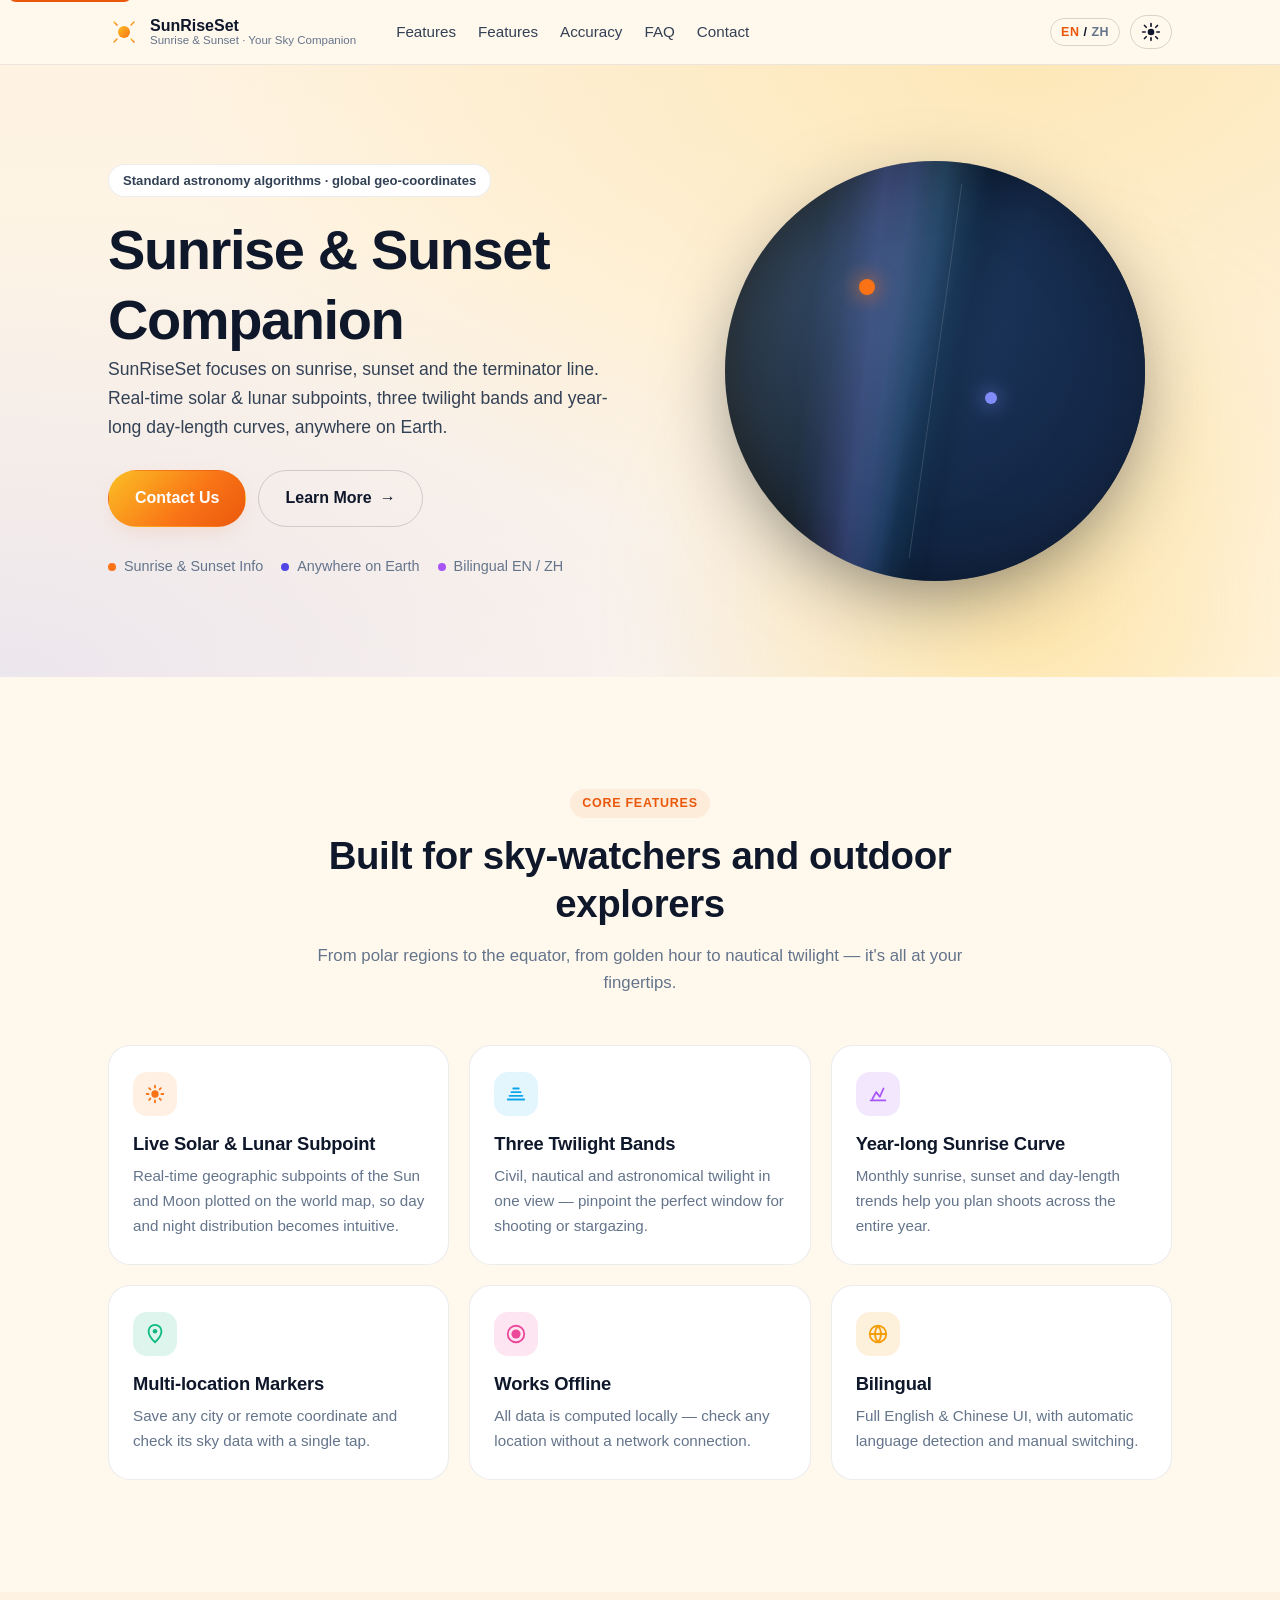
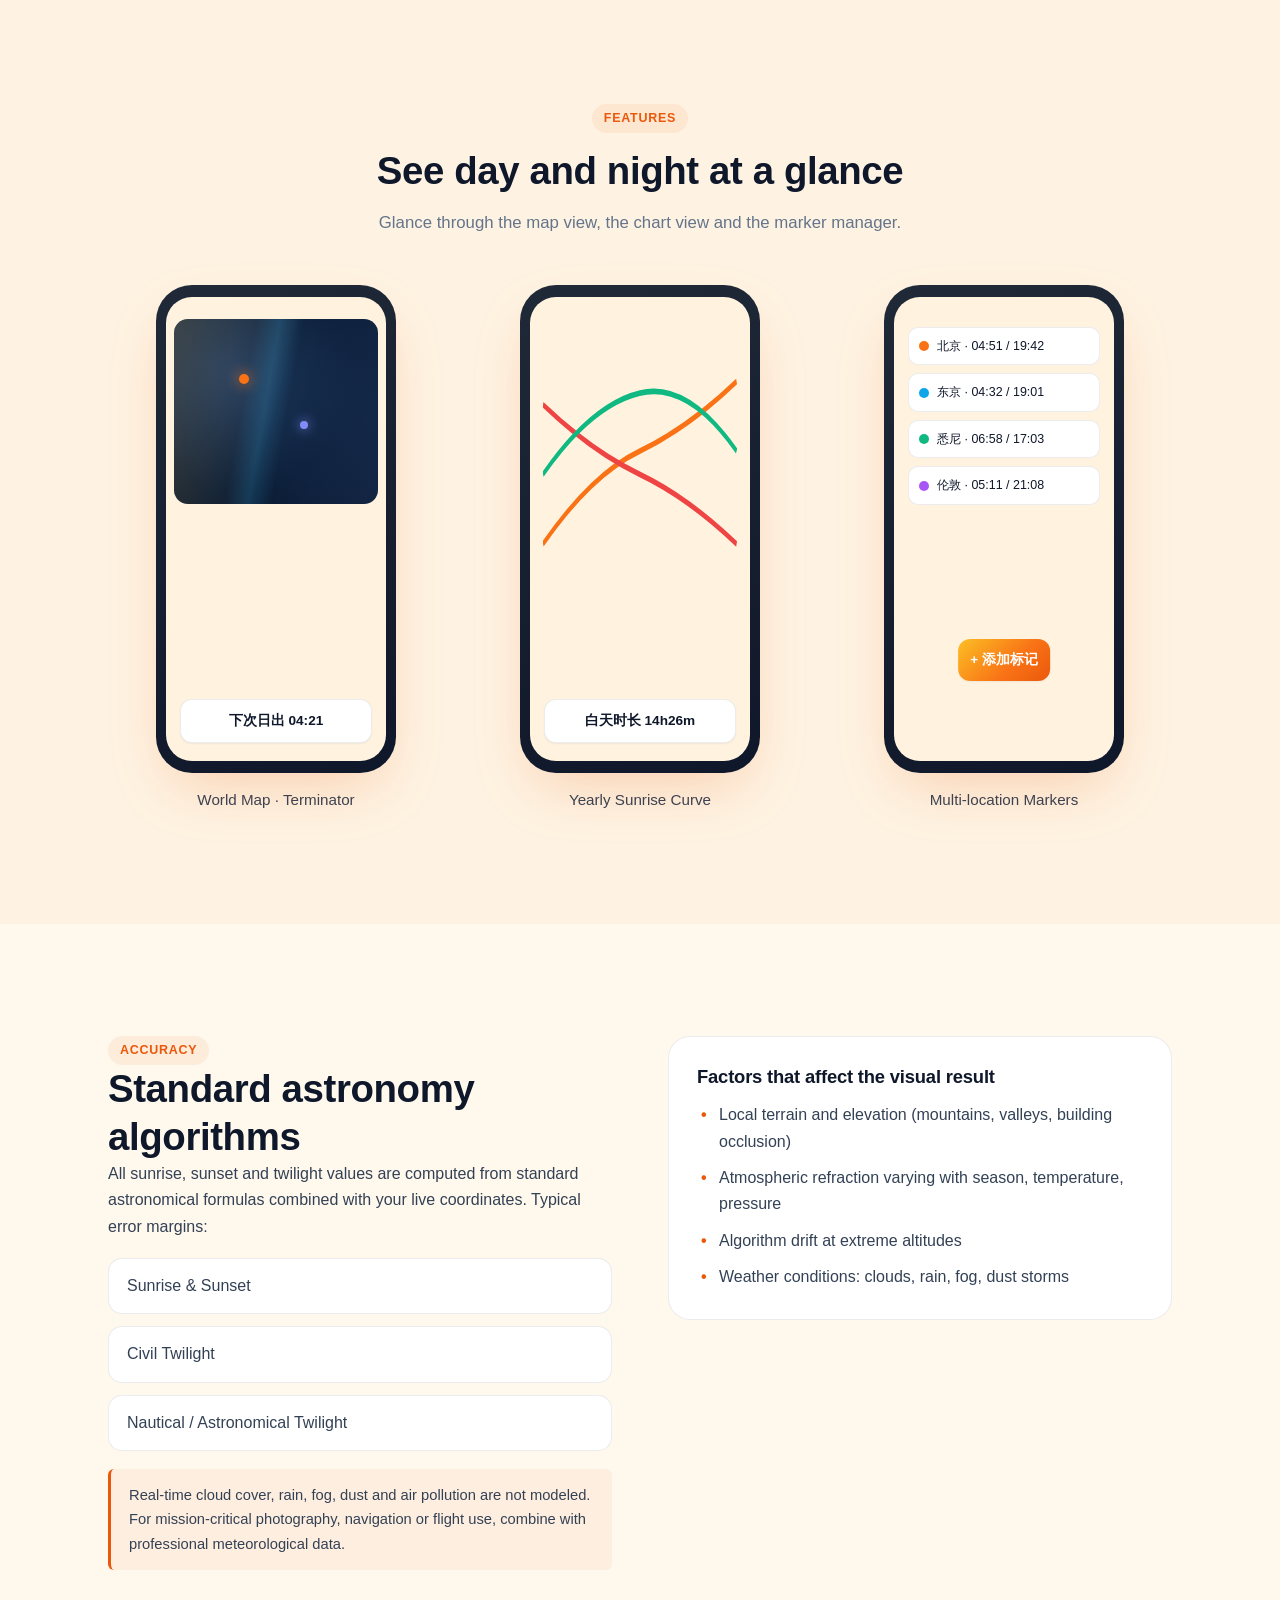
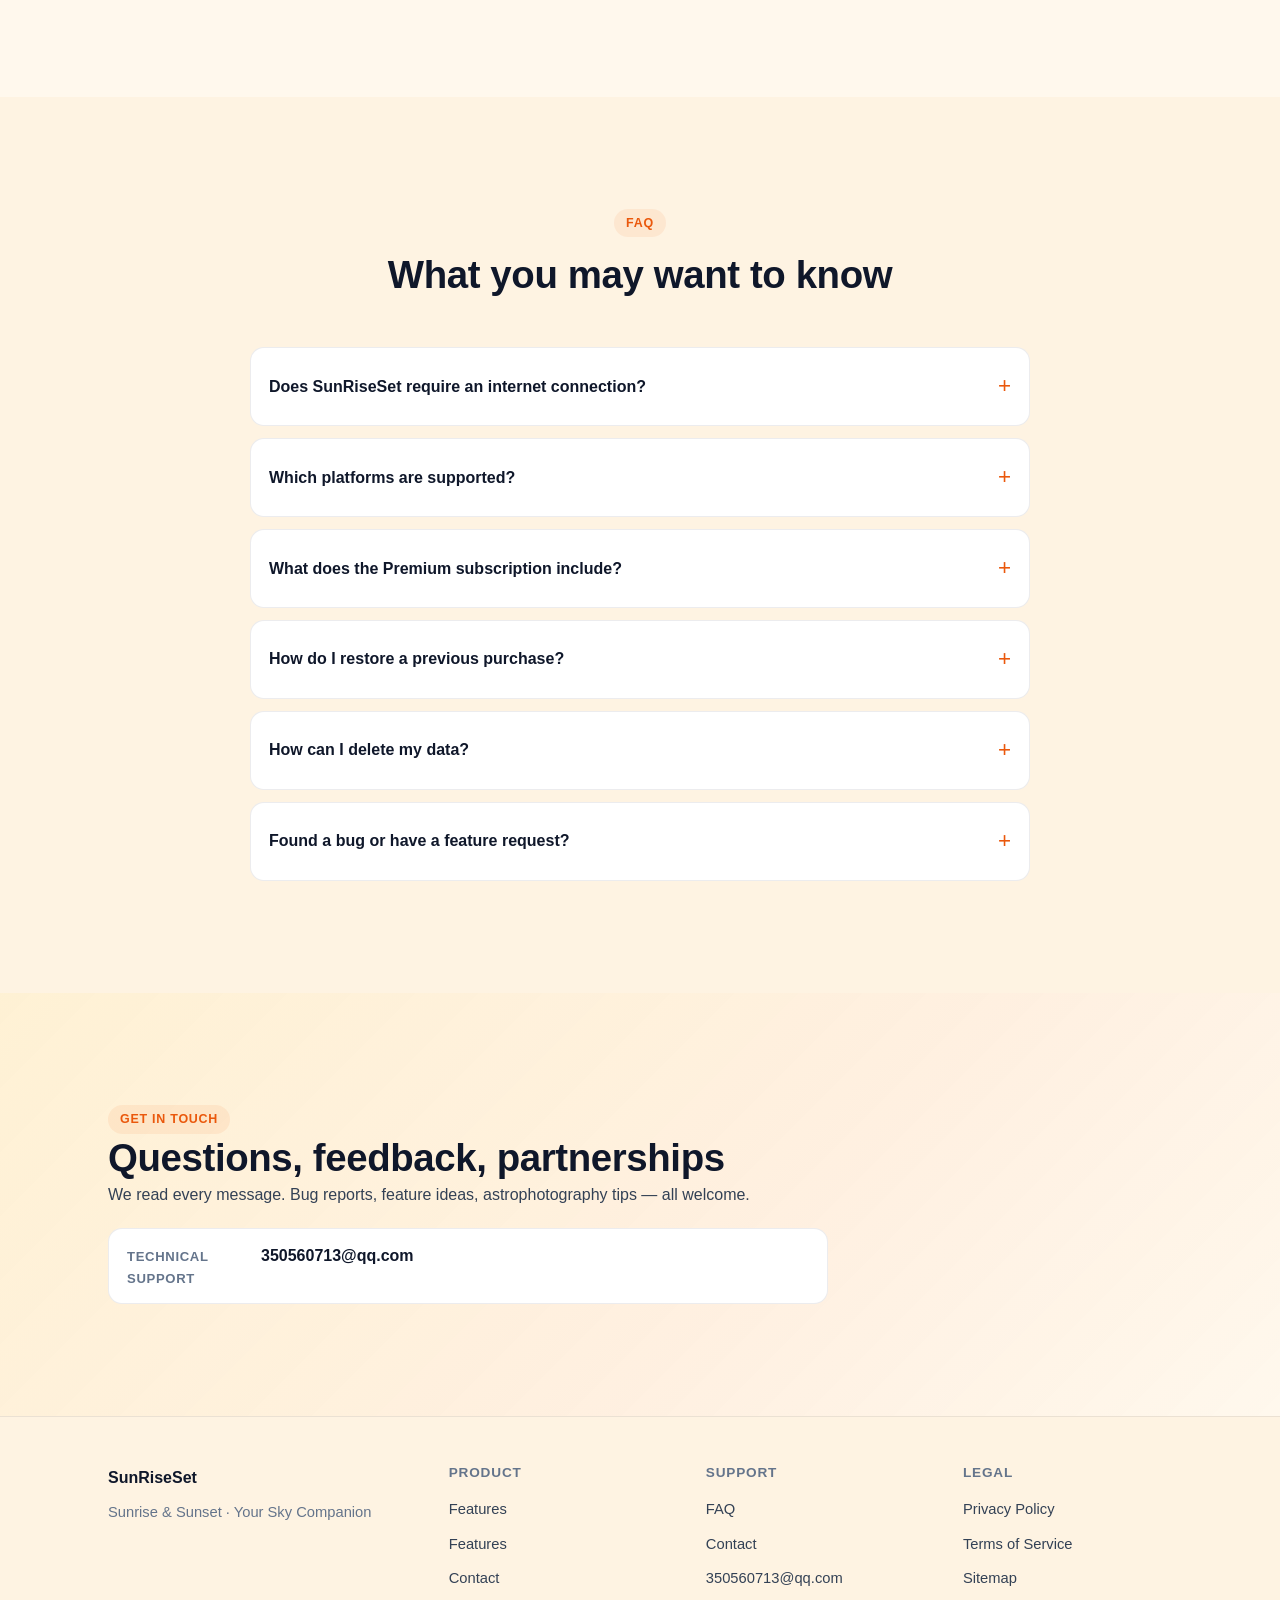
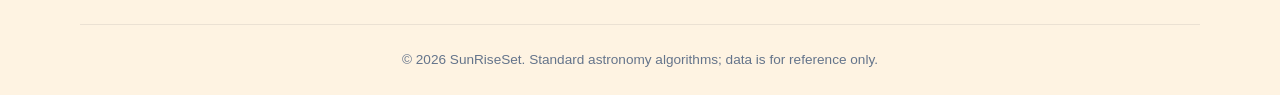
<file: index.html>
<!DOCTYPE html>
<html lang="zh-CN" data-lang="zh" data-page="home">
<head>
  <meta charset="UTF-8" />
  <meta name="viewport" content="width=device-width, initial-scale=1, viewport-fit=cover" />
  <meta name="theme-color" content="#0f172a" media="(prefers-color-scheme: dark)" />
  <meta name="theme-color" content="#fff8ed" media="(prefers-color-scheme: light)" />
  <title>SunRiseSet · 日出日落 - 技术支持</title>
  <meta name="description" data-i18n-attr="description"
    content="SunRiseSet 是一款基于天文学算法的日出日落 App。支持全球地图、晨昏线、曙暮光、白天时长图表与多地点标记。" />
  <link rel="icon" type="image/png" href="raise-icon.png" />
  <link rel="apple-touch-icon" href="raise-icon.png" />
  <link rel="stylesheet" href="assets/css/style.css" />
  <link rel="alternate" hreflang="zh-CN" href="?lang=zh" />
  <link rel="alternate" hreflang="en" href="?lang=en" />
  <link rel="alternate" hreflang="x-default" href="?lang=zh" />
</head>
<body>
  <a class="skip-link" href="#main">跳到主要内容</a>

  <header class="site-header" id="siteHeader">
    <div class="container header-inner">
      <a class="brand" href="#top" aria-label="SunRiseSet Home">
        <span class="brand-mark" aria-hidden="true">
          <svg viewBox="0 0 64 64" width="32" height="32">
            <defs>
              <linearGradient id="sunGrad" x1="0" y1="0" x2="1" y2="1">
                <stop offset="0%" stop-color="#fbbf24" />
                <stop offset="100%" stop-color="#f97316" />
              </linearGradient>
            </defs>
            <circle cx="32" cy="32" r="12" fill="url(#sunGrad)" />
            <g stroke="url(#sunGrad)" stroke-width="3" stroke-linecap="round">
              <line x1="32" y1="4" x2="32" y2="12" />
              <line x1="32" y1="52" x2="32" y2="60" />
              <line x1="4" y1="32" x2="12" y2="32" />
              <line x1="52" y1="32" x2="60" y2="32" />
              <line x1="12" y1="12" x2="18" y2="18" />
              <line x1="46" y1="46" x2="52" y2="52" />
              <line x1="52" y1="12" x2="46" y2="18" />
              <line x1="12" y1="52" x2="18" y2="46" />
            </g>
          </svg>
        </span>
        <span class="brand-text">
          <strong>SunRiseSet</strong>
          <span class="brand-sub" data-i18n="brand.tagline">日出日落 · 天象伴侣</span>
        </span>
      </a>

      <nav class="primary-nav" aria-label="Primary">
        <ul>
          <li><a href="#features" data-i18n="nav.features">功能特性</a></li>
          <li><a href="#screenshots" data-i18n="nav.screenshots">功能概览</a></li>
          <li><a href="#accuracy" data-i18n="nav.accuracy">数据精度</a></li>
          <li><a href="#faq" data-i18n="nav.faq">常见问题</a></li>
          <li><a href="#contact" data-i18n="nav.contact">联系我们</a></li>
        </ul>
      </nav>

      <div class="header-actions">
        <button class="icon-btn lang-toggle" id="langToggle" aria-label="Switch language">
          <span class="lang-current">ZH</span>
          <span class="lang-sep" aria-hidden="true">/</span>
          <span class="lang-alt">EN</span>
        </button>
        <button class="icon-btn theme-toggle" id="themeToggle" aria-label="切换主题">
          <svg class="icon-sun" viewBox="0 0 24 24" width="20" height="20" aria-hidden="true">
            <circle cx="12" cy="12" r="4" fill="currentColor" />
            <g stroke="currentColor" stroke-width="2" stroke-linecap="round">
              <line x1="12" y1="2" x2="12" y2="5" />
              <line x1="12" y1="19" x2="12" y2="22" />
              <line x1="2" y1="12" x2="5" y2="12" />
              <line x1="19" y1="12" x2="22" y2="12" />
              <line x1="4.2" y1="4.2" x2="6.3" y2="6.3" />
              <line x1="17.7" y1="17.7" x2="19.8" y2="19.8" />
              <line x1="19.8" y1="4.2" x2="17.7" y2="6.3" />
              <line x1="6.3" y1="17.7" x2="4.2" y2="19.8" />
            </g>
          </svg>
          <svg class="icon-moon" viewBox="0 0 24 24" width="20" height="20" aria-hidden="true">
            <path d="M21 12.8A9 9 0 1 1 11.2 3a7 7 0 0 0 9.8 9.8z" fill="currentColor" />
          </svg>
        </button>
        <button class="icon-btn menu-toggle" id="menuToggle" aria-label="打开菜单" aria-expanded="false">
          <span></span><span></span><span></span>
        </button>
      </div>
    </div>
    <div class="mobile-nav" id="mobileNav" hidden>
      <a href="#features" data-i18n="nav.features">功能特性</a>
      <a href="#screenshots" data-i18n="nav.screenshots">应用截图</a>
      <a href="#accuracy" data-i18n="nav.accuracy">数据精度</a>
      <a href="#faq" data-i18n="nav.faq">常见问题</a>
      <a href="#contact" data-i18n="nav.contact">联系我们</a>
    </div>
  </header>

  <main id="main">
    <!-- HERO -->
    <section class="hero" id="top">
      <div class="container hero-grid">
        <div class="hero-copy">
          <span class="eyebrow" data-i18n="hero.eyebrow">基于标准天文学算法 · 全球地理坐标</span>
          <h1 data-i18n="hero.title">日出日落伴侣</h1>
          <p class="lead" data-i18n="hero.lead">
            SunRiseSet 是一款专注于日出、日落与晨昏线的天象 App。
            全球任意位置,实时显示太阳与月亮直射点、三种曙暮光线、全年日照时长曲线。
          </p>
          <div class="hero-cta">
            <a class="btn btn-primary btn-lg" href="#contact">
              <span data-i18n="hero.ctaPrimary">联系我们</span>
            </a>
            <a class="btn btn-ghost btn-lg" href="#features">
              <span data-i18n="hero.ctaSecondary">了解更多</span>
              <span aria-hidden="true">→</span>
            </a>
          </div>
          <ul class="hero-meta" role="list">
            <li><span class="dot dot-orange"></span><span data-i18n="hero.meta1">日出日落时间信息</span></li>
            <li><span class="dot dot-blue"></span><span data-i18n="hero.meta2">全球任意位置</span></li>
            <li><span class="dot dot-purple"></span><span data-i18n="hero.meta3">中英双语</span></li>
          </ul>
        </div>

        <div class="hero-visual" aria-hidden="true">
          <div class="globe">
            <div class="terminator"></div>
            <div class="terminator civil"></div>
            <div class="terminator nautical"></div>
            <div class="terminator astro"></div>
            <div class="sun-marker"></div>
            <div class="moon-marker"></div>
            <div class="meridian"></div>
          </div>
        </div>
      </div>
      <div class="hero-glow" aria-hidden="true"></div>
    </section>

    <!-- FEATURES -->
    <section class="section" id="features">
      <div class="container">
        <header class="section-head">
          <span class="section-eyebrow" data-i18n="features.eyebrow">核心功能</span>
          <h2 data-i18n="features.title">为天文爱好者与户外玩家打造</h2>
          <p class="section-lead" data-i18n="features.lead">
            从极地到赤道,从摄影黄金时刻到航海曙暮光,一切尽在掌握。
          </p>
        </header>

        <div class="feature-grid">
          <article class="feature">
            <div class="feature-icon feature-icon-orange">
              <svg viewBox="0 0 24 24" width="22" height="22" aria-hidden="true">
                <circle cx="12" cy="12" r="4" fill="currentColor" />
                <g stroke="currentColor" stroke-width="2" stroke-linecap="round">
                  <line x1="12" y1="3" x2="12" y2="5" />
                  <line x1="12" y1="19" x2="12" y2="21" />
                  <line x1="3" y1="12" x2="5" y2="12" />
                  <line x1="19" y1="12" x2="21" y2="12" />
                  <line x1="5.6" y1="5.6" x2="7" y2="7" />
                  <line x1="17" y1="17" x2="18.4" y2="18.4" />
                  <line x1="18.4" y1="5.6" x2="17" y2="7" />
                  <line x1="7" y1="17" x2="5.6" y2="18.4" />
                </g>
              </svg>
            </div>
            <h3 data-i18n="features.f1.title">实时太阳与月亮直射点</h3>
            <p data-i18n="features.f1.desc">
              地图上实时显示太阳和月亮的地理直射点,直观感受昼夜在地球上的分布。
            </p>
          </article>

          <article class="feature">
            <div class="feature-icon feature-icon-blue">
              <svg viewBox="0 0 24 24" width="22" height="22" aria-hidden="true">
                <path d="M3 18h18M5 14h14M7 10h10M9 6h6" stroke="currentColor"
                  stroke-width="2" stroke-linecap="round" fill="none" />
              </svg>
            </div>
            <h3 data-i18n="features.f2.title">三种曙暮光线</h3>
            <p data-i18n="features.f2.desc">
              民用、航海、天文三种曙暮光线一图全览,精准判断拍摄与观星窗口。
            </p>
          </article>

          <article class="feature">
            <div class="feature-icon feature-icon-purple">
              <svg viewBox="0 0 24 24" width="22" height="22" aria-hidden="true">
                <path d="M4 19h16M6 17l4-7 4 5 4-9" stroke="currentColor"
                  stroke-width="2" stroke-linecap="round" stroke-linejoin="round" fill="none" />
              </svg>
            </div>
            <h3 data-i18n="features.f3.title">全年日出日落曲线</h3>
            <p data-i18n="features.f3.desc">
              按月展示日出、日落与白天时长变化趋势,提前规划全年摄影计划。
            </p>
          </article>

          <article class="feature">
            <div class="feature-icon feature-icon-green">
              <svg viewBox="0 0 24 24" width="22" height="22" aria-hidden="true">
                <path d="M12 21s-7-6.5-7-12a7 7 0 0 1 14 0c0 5.5-7 12-7 12z"
                  fill="none" stroke="currentColor" stroke-width="2"
                  stroke-linejoin="round" />
                <circle cx="12" cy="9" r="2.5" fill="currentColor" />
              </svg>
            </div>
            <h3 data-i18n="features.f4.title">多地点标记收藏</h3>
            <p data-i18n="features.f4.desc">
              自定义收藏多座城市与野外坐标,一键查看任意位置的天象数据。
            </p>
          </article>

          <article class="feature">
            <div class="feature-icon feature-icon-pink">
              <svg viewBox="0 0 24 24" width="22" height="22" aria-hidden="true">
                <circle cx="12" cy="12" r="5" fill="currentColor" />
                <circle cx="12" cy="12" r="9" fill="none"
                  stroke="currentColor" stroke-width="2" />
              </svg>
            </div>
            <h3 data-i18n="features.f5.title">离线可用</h3>
            <p data-i18n="features.f5.desc">
              所有数据本地计算,无网络也能查看任意位置的日出日落。
            </p>
          </article>

          <article class="feature">
            <div class="feature-icon feature-icon-amber">
              <svg viewBox="0 0 24 24" width="22" height="22" aria-hidden="true">
                <circle cx="12" cy="12" r="9" fill="none" stroke="currentColor" stroke-width="2" />
                <path d="M3 12h18M12 3a14 14 0 0 1 0 18M12 3a14 14 0 0 0 0 18"
                  fill="none" stroke="currentColor" stroke-width="2" />
              </svg>
            </div>
            <h3 data-i18n="features.f6.title">中英双语 · 离线可用</h3>
            <p data-i18n="features.f6.desc">
              完整中文与英文界面,所有数据本地计算,无网络也能查看。
            </p>
          </article>
        </div>
      </div>
    </section>

    <!-- SCREENSHOTS -->
    <section class="section section-alt" id="screenshots">
      <div class="container">
        <header class="section-head">
          <span class="section-eyebrow" data-i18n="screenshots.eyebrow">功能概览</span>
          <h2 data-i18n="screenshots.title">一图看懂昼夜</h2>
          <p class="section-lead" data-i18n="screenshots.lead">
            滑动浏览地图模式、图表模式与标记点管理。
          </p>
        </header>

        <div class="screenshot-row">
          <figure class="screenshot">
            <div class="phone-frame">
              <div class="phone-screen phone-map">
                <div class="phone-status"></div>
                <div class="map-area">
                  <div class="terminator"></div>
                  <div class="terminator civil"></div>
                  <div class="sun-marker"></div>
                  <div class="moon-marker"></div>
                </div>
                <div class="phone-card">下次日出 04:21</div>
              </div>
            </div>
            <figcaption data-i18n="screenshots.caption1">世界地图 · 晨昏线</figcaption>
          </figure>

          <figure class="screenshot">
            <div class="phone-frame">
              <div class="phone-screen phone-chart">
                <div class="phone-status"></div>
                <svg class="mini-chart" viewBox="0 0 200 120" preserveAspectRatio="none" aria-hidden="true">
                  <path d="M0 90 Q 50 60 100 50 T 200 20" fill="none"
                    stroke="#f97316" stroke-width="2.5" />
                  <path d="M0 30 Q 50 50 100 60 T 200 90" fill="none"
                    stroke="#ef4444" stroke-width="2.5" />
                  <path d="M0 60 Q 50 30 100 25 T 200 50" fill="none"
                    stroke="#10b981" stroke-width="2.5" />
                </svg>
                <div class="phone-card">白天时长 14h26m</div>
              </div>
            </div>
            <figcaption data-i18n="screenshots.caption2">全年日出日落曲线</figcaption>
          </figure>

          <figure class="screenshot">
            <div class="phone-frame">
              <div class="phone-screen phone-markers">
                <div class="phone-status"></div>
                <div class="marker-list">
                  <div class="marker-item"><span class="marker-dot marker-dot-orange"></span>北京 · 04:51 / 19:42</div>
                  <div class="marker-item"><span class="marker-dot marker-dot-blue"></span>东京 · 04:32 / 19:01</div>
                  <div class="marker-item"><span class="marker-dot marker-dot-green"></span>悉尼 · 06:58 / 17:03</div>
                  <div class="marker-item"><span class="marker-dot marker-dot-purple"></span>伦敦 · 05:11 / 21:08</div>
                </div>
                <div class="phone-card phone-card-fab">+ 添加标记</div>
              </div>
            </div>
            <figcaption data-i18n="screenshots.caption3">多地点标记管理</figcaption>
          </figure>
        </div>
      </div>
    </section>

    <!-- ACCURACY -->
    <section class="section" id="accuracy">
      <div class="container accuracy-grid">
        <div>
          <span class="section-eyebrow" data-i18n="accuracy.eyebrow">数据精度</span>
          <h2 data-i18n="accuracy.title">基于标准天文学算法</h2>
          <p data-i18n="accuracy.lead">
            所有日出日落与曙暮光数据均依据标准天文学公式计算,并结合实时地理坐标生成。
            典型误差范围如下:
          </p>
          <ul class="accuracy-list">
            <li>
              <span class="accuracy-tag" data-i18n="accuracy.row1.tag">日出日落</span>
            </li>
            <li>
              <span class="accuracy-tag" data-i18n="accuracy.row2.tag">民用曙暮光</span>
            </li>
            <li>
              <span class="accuracy-tag" data-i18n="accuracy.row3.tag">航海/天文曙暮光</span>
            </li>
          </ul>
          <p class="accuracy-note" data-i18n="accuracy.note">
            本算法未考虑实时云层、雨雾、沙尘、空气污染等天气条件。
            用于摄影、航海、飞行等关键用途时,请结合专业气象数据。
          </p>
        </div>

        <div class="accuracy-card">
          <h3 data-i18n="accuracy.cardTitle">影响最终视觉的因素</h3>
          <ul class="factor-list">
            <li data-i18n="accuracy.factor1">局部地形与海拔(高山、峡谷、建筑物遮挡)</li>
            <li data-i18n="accuracy.factor2">大气折射随季节、气温、气压变化</li>
            <li data-i18n="accuracy.factor3">极高海拔地区存在算法误差</li>
            <li data-i18n="accuracy.factor4">云层、雨雾、沙尘暴等天气</li>
          </ul>
        </div>
      </div>
    </section>

    <!-- FAQ -->
    <section class="section section-alt" id="faq">
      <div class="container">
        <header class="section-head">
          <span class="section-eyebrow" data-i18n="faq.eyebrow">常见问题</span>
          <h2 data-i18n="faq.title">你需要知道的</h2>
        </header>

        <div class="faq-list">
          <details class="faq-item">
            <summary data-i18n="faq.q1">SunRiseSet 是否需要联网?</summary>
            <div class="faq-body" data-i18n="faq.a1">
              不需要。所有天象数据均使用本地天文学算法实时计算,完全离线可用。
              仅在使用定位功能搜索当前城市时需要联网获取地理信息。
            </div>
          </details>

          <details class="faq-item">
            <summary data-i18n="faq.q2">支持哪些平台?</summary>
            <div class="faq-body" data-i18n="faq.a2">
              目前已上架 iOS 与 Android 平台,在 iPhone、iPad 以及主流 Android 设备上均可使用。
            </div>
          </details>

          <details class="faq-item">
            <summary data-i18n="faq.q3">Premium 订阅包含哪些功能?</summary>
            <div class="faq-body" data-i18n="faq.a3">
              解锁无限地图标记点,以及无广告体验。订阅周期包括月卡、年卡与终身买断,价格透明、无隐藏费用。
            </div>
          </details>

          <details class="faq-item">
            <summary data-i18n="faq.q4">如何恢复已购买的订阅?</summary>
            <div class="faq-body" data-i18n="faq.a4">
              在 App 的「我的」页面点击「恢复购买」即可。iOS 通过 App Store 账号恢复,
              Android 通过 Google Play 账号恢复。
            </div>
          </details>

          <details class="faq-item">
            <summary data-i18n="faq.q5">如何删除账户数据?</summary>
            <div class="faq-body" data-i18n="faq.a5">
              前往「我的 → 设置 → 清除数据」即可一键清除本地全部标记点与偏好设置,
              或直接卸载 App 即可彻底移除所有本地数据。
            </div>
          </details>

          <details class="faq-item">
            <summary data-i18n="faq.q6">发现 Bug 或希望增加功能?</summary>
            <div class="faq-body" data-i18n="faq.a6">
              非常欢迎!请通过页面下方的邮箱联系我们,或直接发送邮件至
              <a href="mailto:350560713@qq.com">350560713@qq.com</a>。
              你的反馈会直接进入下一版本的开发任务。
            </div>
          </details>
        </div>
      </div>
    </section>

    <!-- CONTACT -->
    <section class="section section-cta" id="contact">
      <div class="container contact-grid contact-grid-single">
        <div>
          <span class="section-eyebrow" data-i18n="contact.eyebrow">联系我们</span>
          <h2 data-i18n="contact.title">问题、建议、合作</h2>
          <p data-i18n="contact.lead">
            我们重视每一位用户的反馈。无论是 Bug 报告、功能建议,还是天文摄影作品分享,
            都欢迎随时联系。
          </p>
          <ul class="contact-list">
            <li>
              <span class="contact-label" data-i18n="contact.emailLabel">技术支持</span>
              <a class="contact-value" href="mailto:350560713@qq.com">350560713@qq.com</a>
            </li>
          </ul>
        </div>
      </div>
    </section>
  </main>

  <footer class="site-footer">
    <div class="container footer-grid">
      <div class="footer-brand">
        <strong>SunRiseSet</strong>
        <p data-i18n="footer.tagline">日出日落 · 你的天象伴侣</p>
      </div>
      <div>
        <h4 data-i18n="footer.productTitle">产品</h4>
        <ul>
          <li><a href="#features" data-i18n="nav.features">功能特性</a></li>
          <li><a href="#screenshots" data-i18n="nav.screenshots">功能概览</a></li>
          <li><a href="#contact" data-i18n="nav.contact">联系我们</a></li>
        </ul>
      </div>
      <div>
        <h4 data-i18n="footer.supportTitle">支持</h4>
        <ul>
          <li><a href="#faq" data-i18n="nav.faq">常见问题</a></li>
          <li><a href="#contact" data-i18n="nav.contact">联系我们</a></li>
          <li><a href="mailto:350560713@qq.com">350560713@qq.com</a></li>
        </ul>
      </div>
      <div>
        <h4 data-i18n="footer.legalTitle">法律</h4>
        <ul>
          <li><a href="privacy.html" data-i18n="footer.privacy">隐私政策</a></li>
          <li><a href="terms.html" data-i18n="footer.terms">服务条款</a></li>
          <li><a href="sitemap.xml" data-i18n="footer.sitemap">站点地图</a></li>
        </ul>
      </div>
    </div>
    <div class="container footer-bottom">
      <span data-i18n="footer.copyright">© 2026 SunRiseSet. 基于标准天文学算法,数据仅供参考。</span>
    </div>
  </footer>

  <script src="assets/js/i18n.js"></script>
  <script src="assets/js/main.js"></script>
</body>
</html>
</file>
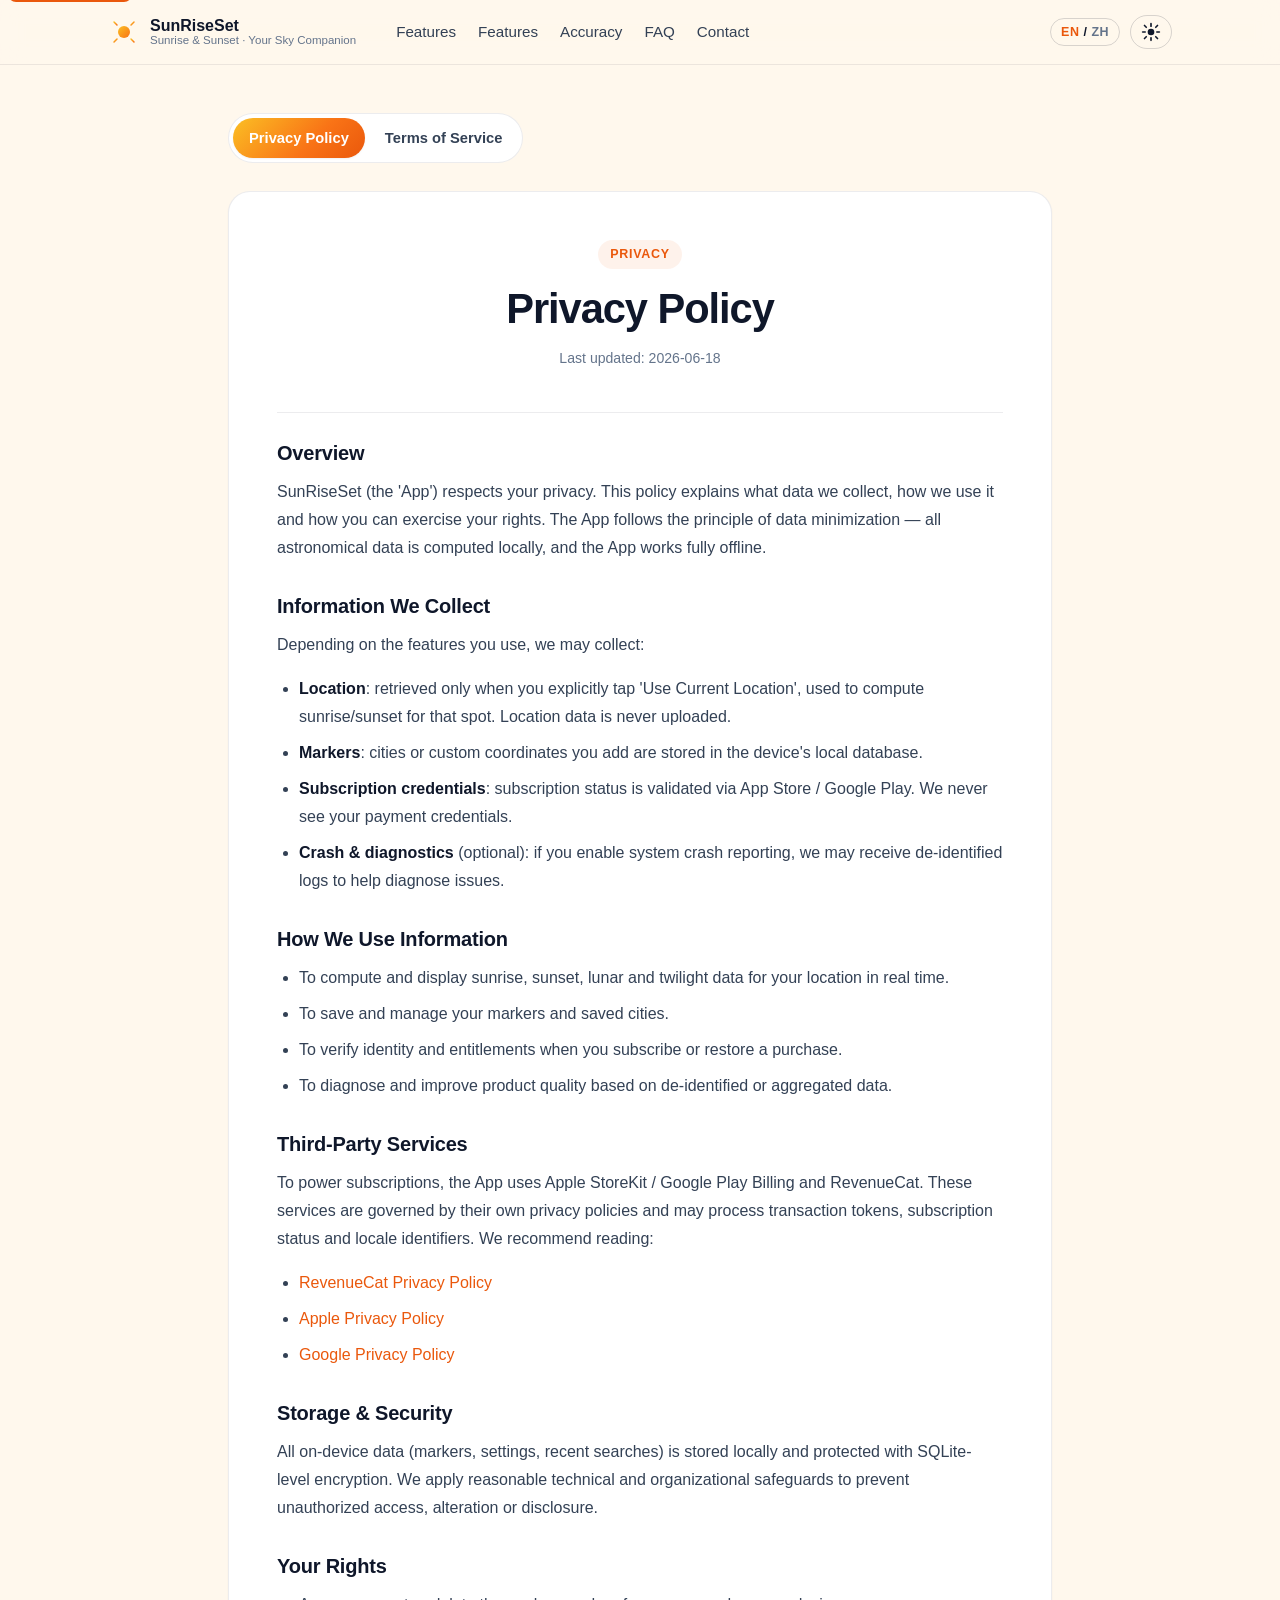
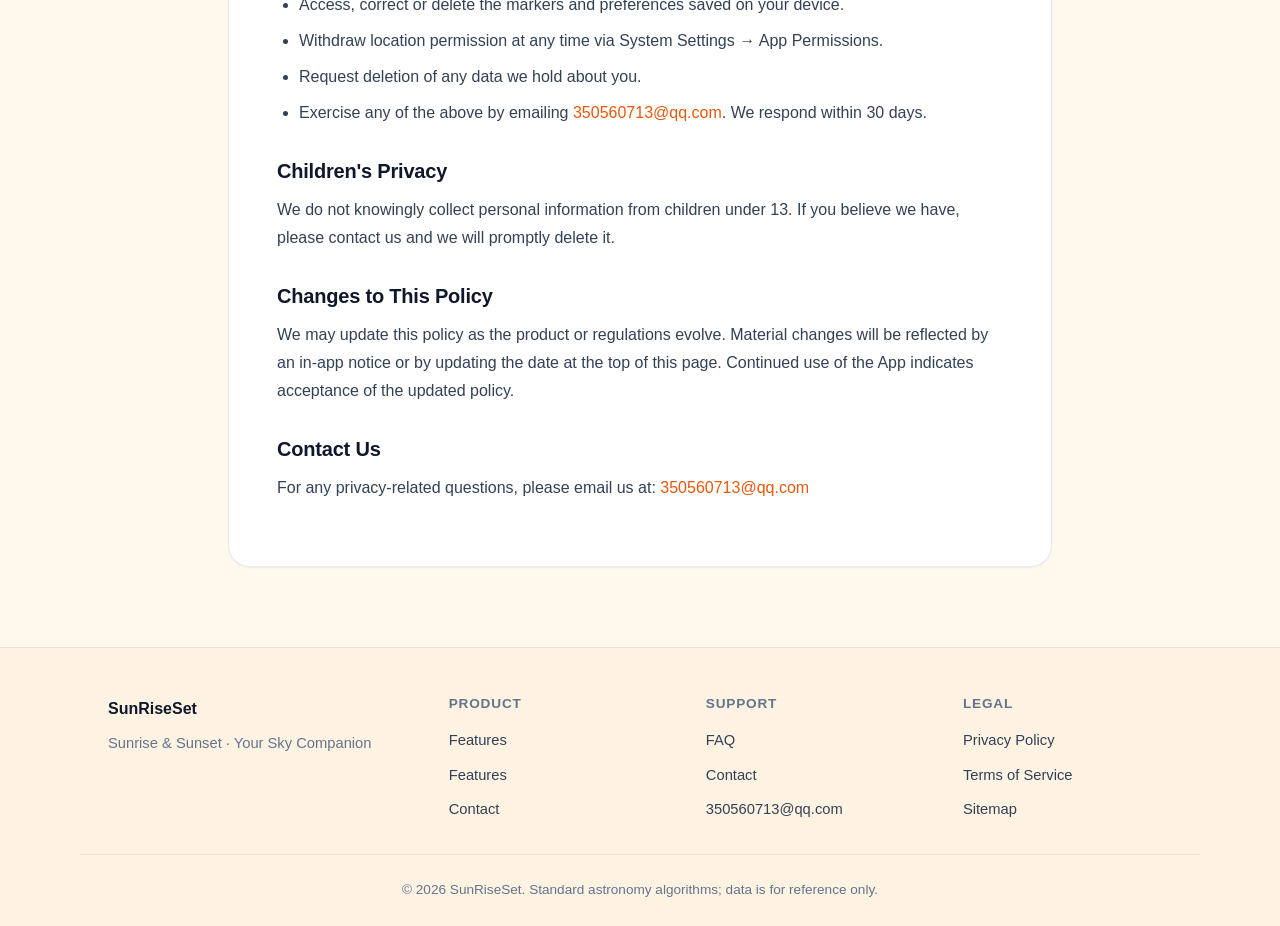
<file: privacy.html>
<!DOCTYPE html>
<html lang="zh-CN" data-lang="zh" data-page="privacy">
<head>
  <meta charset="UTF-8" />
  <meta name="viewport" content="width=device-width, initial-scale=1, viewport-fit=cover" />
  <meta name="theme-color" content="#0f172a" media="(prefers-color-scheme: dark)" />
  <meta name="theme-color" content="#fff8ed" media="(prefers-color-scheme: light)" />
  <title>Privacy Policy · SunRiseSet</title>
  <meta name="description" data-i18n-attr="description"
    content="SunRiseSet 隐私政策。本应用的数据收集与处理说明。" />
  <link rel="icon" type="image/png" href="raise-icon.png" />
  <link rel="stylesheet" href="assets/css/style.css" />
  <link rel="stylesheet" href="assets/css/legal.css" />
</head>
<body>
  <a class="skip-link" href="#main">跳到主要内容</a>

  <header class="site-header" id="siteHeader">
    <div class="container header-inner">
      <a class="brand" href="index.html" aria-label="SunRiseSet Home">
        <span class="brand-mark" aria-hidden="true">
          <svg viewBox="0 0 64 64" width="32" height="32">
            <defs>
              <linearGradient id="sunGrad" x1="0" y1="0" x2="1" y2="1">
                <stop offset="0%" stop-color="#fbbf24" />
                <stop offset="100%" stop-color="#f97316" />
              </linearGradient>
            </defs>
            <circle cx="32" cy="32" r="12" fill="url(#sunGrad)" />
            <g stroke="url(#sunGrad)" stroke-width="3" stroke-linecap="round">
              <line x1="32" y1="4" x2="32" y2="12" />
              <line x1="32" y1="52" x2="32" y2="60" />
              <line x1="4" y1="32" x2="12" y2="32" />
              <line x1="52" y1="32" x2="60" y2="32" />
              <line x1="12" y1="12" x2="18" y2="18" />
              <line x1="46" y1="46" x2="52" y2="52" />
              <line x1="52" y1="12" x2="46" y2="18" />
              <line x1="12" y1="52" x2="18" y2="46" />
            </g>
          </svg>
        </span>
        <span class="brand-text">
          <strong>SunRiseSet</strong>
          <span class="brand-sub" data-i18n="brand.tagline">日出日落 · 天象伴侣</span>
        </span>
      </a>

      <nav class="primary-nav" aria-label="Primary">
        <ul>
          <li><a href="index.html#features" data-i18n="nav.features">功能特性</a></li>
          <li><a href="index.html#screenshots" data-i18n="nav.screenshots">应用截图</a></li>
          <li><a href="index.html#accuracy" data-i18n="nav.accuracy">数据精度</a></li>
          <li><a href="index.html#faq" data-i18n="nav.faq">常见问题</a></li>
          <li><a href="index.html#contact" data-i18n="nav.contact">联系我们</a></li>
        </ul>
      </nav>

      <div class="header-actions">
        <button class="icon-btn lang-toggle" id="langToggle" aria-label="Switch language">
          <span class="lang-current">ZH</span>
          <span class="lang-sep" aria-hidden="true">/</span>
          <span class="lang-alt">EN</span>
        </button>
        <button class="icon-btn theme-toggle" id="themeToggle" aria-label="切换主题">
          <svg class="icon-sun" viewBox="0 0 24 24" width="20" height="20" aria-hidden="true">
            <circle cx="12" cy="12" r="4" fill="currentColor" />
            <g stroke="currentColor" stroke-width="2" stroke-linecap="round">
              <line x1="12" y1="2" x2="12" y2="5" />
              <line x1="12" y1="19" x2="12" y2="22" />
              <line x1="2" y1="12" x2="5" y2="12" />
              <line x1="19" y1="12" x2="22" y2="12" />
              <line x1="4.2" y1="4.2" x2="6.3" y2="6.3" />
              <line x1="17.7" y1="17.7" x2="19.8" y2="19.8" />
              <line x1="19.8" y1="4.2" x2="17.7" y2="6.3" />
              <line x1="6.3" y1="17.7" x2="4.2" y2="19.8" />
            </g>
          </svg>
          <svg class="icon-moon" viewBox="0 0 24 24" width="20" height="20" aria-hidden="true">
            <path d="M21 12.8A9 9 0 1 1 11.2 3a7 7 0 0 0 9.8 9.8z" fill="currentColor" />
          </svg>
        </button>
        <button class="icon-btn menu-toggle" id="menuToggle" aria-label="打开菜单" aria-expanded="false">
          <span></span><span></span><span></span>
        </button>
      </div>
    </div>
    <div class="mobile-nav" id="mobileNav" hidden>
      <a href="index.html#features" data-i18n="nav.features">功能特性</a>
      <a href="index.html#screenshots" data-i18n="nav.screenshots">应用截图</a>
      <a href="index.html#accuracy" data-i18n="nav.accuracy">数据精度</a>
      <a href="index.html#faq" data-i18n="nav.faq">常见问题</a>
      <a href="index.html#contact" data-i18n="nav.contact">联系我们</a>
    </div>
  </header>

  <main id="main" class="legal-main">
    <div class="container legal-container">
      <nav class="legal-tabs" aria-label="Legal pages">
        <a href="privacy.html" class="legal-tab is-active" data-i18n="legal.privacy">隐私政策</a>
        <a href="terms.html" class="legal-tab" data-i18n="legal.terms">服务条款</a>
      </nav>

      <article class="legal-doc" data-doc="privacy">
        <header class="legal-head">
          <span class="section-eyebrow" data-i18n="privacy.eyebrow">Privacy</span>
          <h1 data-i18n="privacy.title">隐私政策</h1>
          <p class="legal-meta">
            <span data-i18n="legal.lastUpdated">最后更新</span>: <time>2026-06-18</time>
          </p>
        </header>

        <section class="legal-block">
          <h2 data-i18n="privacy.s1.title">概述</h2>
          <p data-i18n="privacy.s1.body">
            SunRiseSet(以下简称「本应用」)非常重视你的隐私,
            本政策说明本应用在何种范围内收集、使用和存储信息,以及你可以如何行使相关权利。
            本应用坚持「数据最小化」原则,所有天象数据均在本地计算,无需联网即可使用。
          </p>
        </section>

        <section class="legal-block">
          <h2 data-i18n="privacy.s2.title">我们收集的信息</h2>
          <p data-i18n="privacy.s2.intro">根据你使用的功能,我们可能收集以下信息:</p>
          <ul>
            <li data-i18n="privacy.s2.l1"><strong>位置信息</strong>:仅在你主动点击「使用当前位置」时获取,用于计算该位置的日出日落数据。位置不会上传服务器。</li>
            <li data-i18n="privacy.s2.l2"><strong>标记点</strong>:你手动添加的城市或自定义经纬度,存储在设备本地数据库中。</li>
            <li data-i18n="privacy.s2.l3"><strong>订阅凭证</strong>:通过 App Store / Google Play 验证订阅状态,订阅信息由 Apple / Google 处理,本应用不接触你的支付凭证。</li>
            <li data-i18n="privacy.s2.l4"><strong>崩溃与诊断</strong>(可选):如果你在系统中开启了崩溃报告,我们可能收到去标识化的崩溃日志用于问题定位。</li>
          </ul>
        </section>

        <section class="legal-block">
          <h2 data-i18n="privacy.s3.title">我们如何使用信息</h2>
          <ul>
            <li data-i18n="privacy.s3.l1">用于在你所在位置实时计算并展示日出日落、曙暮光数据。</li>
            <li data-i18n="privacy.s3.l2">用于保存和管理你的标记点、收藏城市。</li>
            <li data-i18n="privacy.s3.l3">用于在你订阅或恢复订阅时验证身份与权限。</li>
            <li data-i18n="privacy.s3.l4">用于诊断与改进产品质量(基于去标识化或聚合数据)。</li>
          </ul>
        </section>

        <section class="legal-block">
          <h2 data-i18n="privacy.s4.title">第三方服务</h2>
          <p data-i18n="privacy.s4.body">
            为了提供订阅功能,本应用使用 Apple StoreKit / Google Play Billing 与 RevenueCat 作为订阅管理服务。
            这些服务由其各自隐私政策约束,涉及交易凭证、订阅状态、地区标识等信息。
            我们建议你同时阅读:
          </p>
          <ul>
            <li><a href="https://www.revenuecat.com/privacy" target="_blank" rel="noopener">RevenueCat Privacy Policy</a></li>
            <li><a href="https://www.apple.com/legal/privacy/" target="_blank" rel="noopener">Apple Privacy Policy</a></li>
            <li><a href="https://policies.google.com/privacy" target="_blank" rel="noopener">Google Privacy Policy</a></li>
          </ul>
        </section>

        <section class="legal-block">
          <h2 data-i18n="privacy.s5.title">数据存储与安全</h2>
          <p data-i18n="privacy.s5.body">
            所有本地数据(标记点、设置、最近搜索)均存储在你的设备本地,
            使用 SQLite 加密能力进行保护。我们采用合理的技术与组织措施,
            防止未经授权的访问、篡改或泄露。
          </p>
        </section>

        <section class="legal-block">
          <h2 data-i18n="privacy.s6.title">你的权利</h2>
          <ul>
            <li data-i18n="privacy.s6.l1">访问、更正、删除你在本应用中保存的标记点与设置。</li>
            <li data-i18n="privacy.s6.l2">随时撤回位置权限授权(系统设置 → 应用权限)。</li>
            <li data-i18n="privacy.s6.l3">请求我们删除我们持有的、与你相关的任何数据。</li>
            <li data-i18n="privacy.s6.l4">通过 <a href="mailto:350560713@qq.com">350560713@qq.com</a> 行使上述权利,我们将在 30 天内回复。</li>
          </ul>
        </section>

        <section class="legal-block">
          <h2 data-i18n="privacy.s7.title">儿童隐私</h2>
          <p data-i18n="privacy.s7.body">
            我们不会有意收集 13 岁以下儿童的个人信息。
            如发现相关情况,请联系我们,我们将立即删除相关信息。
          </p>
        </section>

        <section class="legal-block">
          <h2 data-i18n="privacy.s8.title">政策变更</h2>
          <p data-i18n="privacy.s8.body">
            我们可能根据产品发展或法规变化更新本政策。重大变更将通过应用内通知或本页顶部日期体现。
            继续使用本应用即视为你接受更新后的政策。
          </p>
        </section>

        <section class="legal-block">
          <h2 data-i18n="privacy.s9.title">联系我们</h2>
          <p>
            <span data-i18n="privacy.s9.body">如有隐私相关问题,请通过以下邮箱联系我们:</span>
            <a href="mailto:350560713@qq.com">350560713@qq.com</a>
          </p>
        </section>
      </article>
    </div>
  </main>

  <footer class="site-footer">
    <div class="container footer-grid">
      <div class="footer-brand">
        <strong>SunRiseSet</strong>
        <p data-i18n="footer.tagline">日出日落 · 你的天象伴侣</p>
      </div>
      <div>
        <h4 data-i18n="footer.productTitle">产品</h4>
        <ul>
          <li><a href="index.html#features" data-i18n="nav.features">功能特性</a></li>
          <li><a href="index.html#screenshots" data-i18n="nav.screenshots">应用截图</a></li>
          <li><a href="index.html#contact" data-i18n="nav.contact">联系我们</a></li>
        </ul>
      </div>
      <div>
        <h4 data-i18n="footer.supportTitle">支持</h4>
        <ul>
          <li><a href="index.html#faq" data-i18n="nav.faq">常见问题</a></li>
          <li><a href="index.html#contact" data-i18n="nav.contact">联系我们</a></li>
          <li><a href="mailto:350560713@qq.com">350560713@qq.com</a></li>
        </ul>
      </div>
      <div>
        <h4 data-i18n="footer.legalTitle">法律</h4>
        <ul>
          <li><a href="privacy.html" data-i18n="footer.privacy">隐私政策</a></li>
          <li><a href="terms.html" data-i18n="footer.terms">服务条款</a></li>
          <li><a href="sitemap.xml" data-i18n="footer.sitemap">站点地图</a></li>
        </ul>
      </div>
    </div>
    <div class="container footer-bottom">
      <span data-i18n="footer.copyright">© 2026 SunRiseSet. 基于标准天文学算法,数据仅供参考。</span>
    </div>
  </footer>

  <script src="assets/js/i18n.js"></script>
  <script src="assets/js/i18n-legal.js"></script>
  <script src="assets/js/main.js"></script>
</body>
</html>
</file>
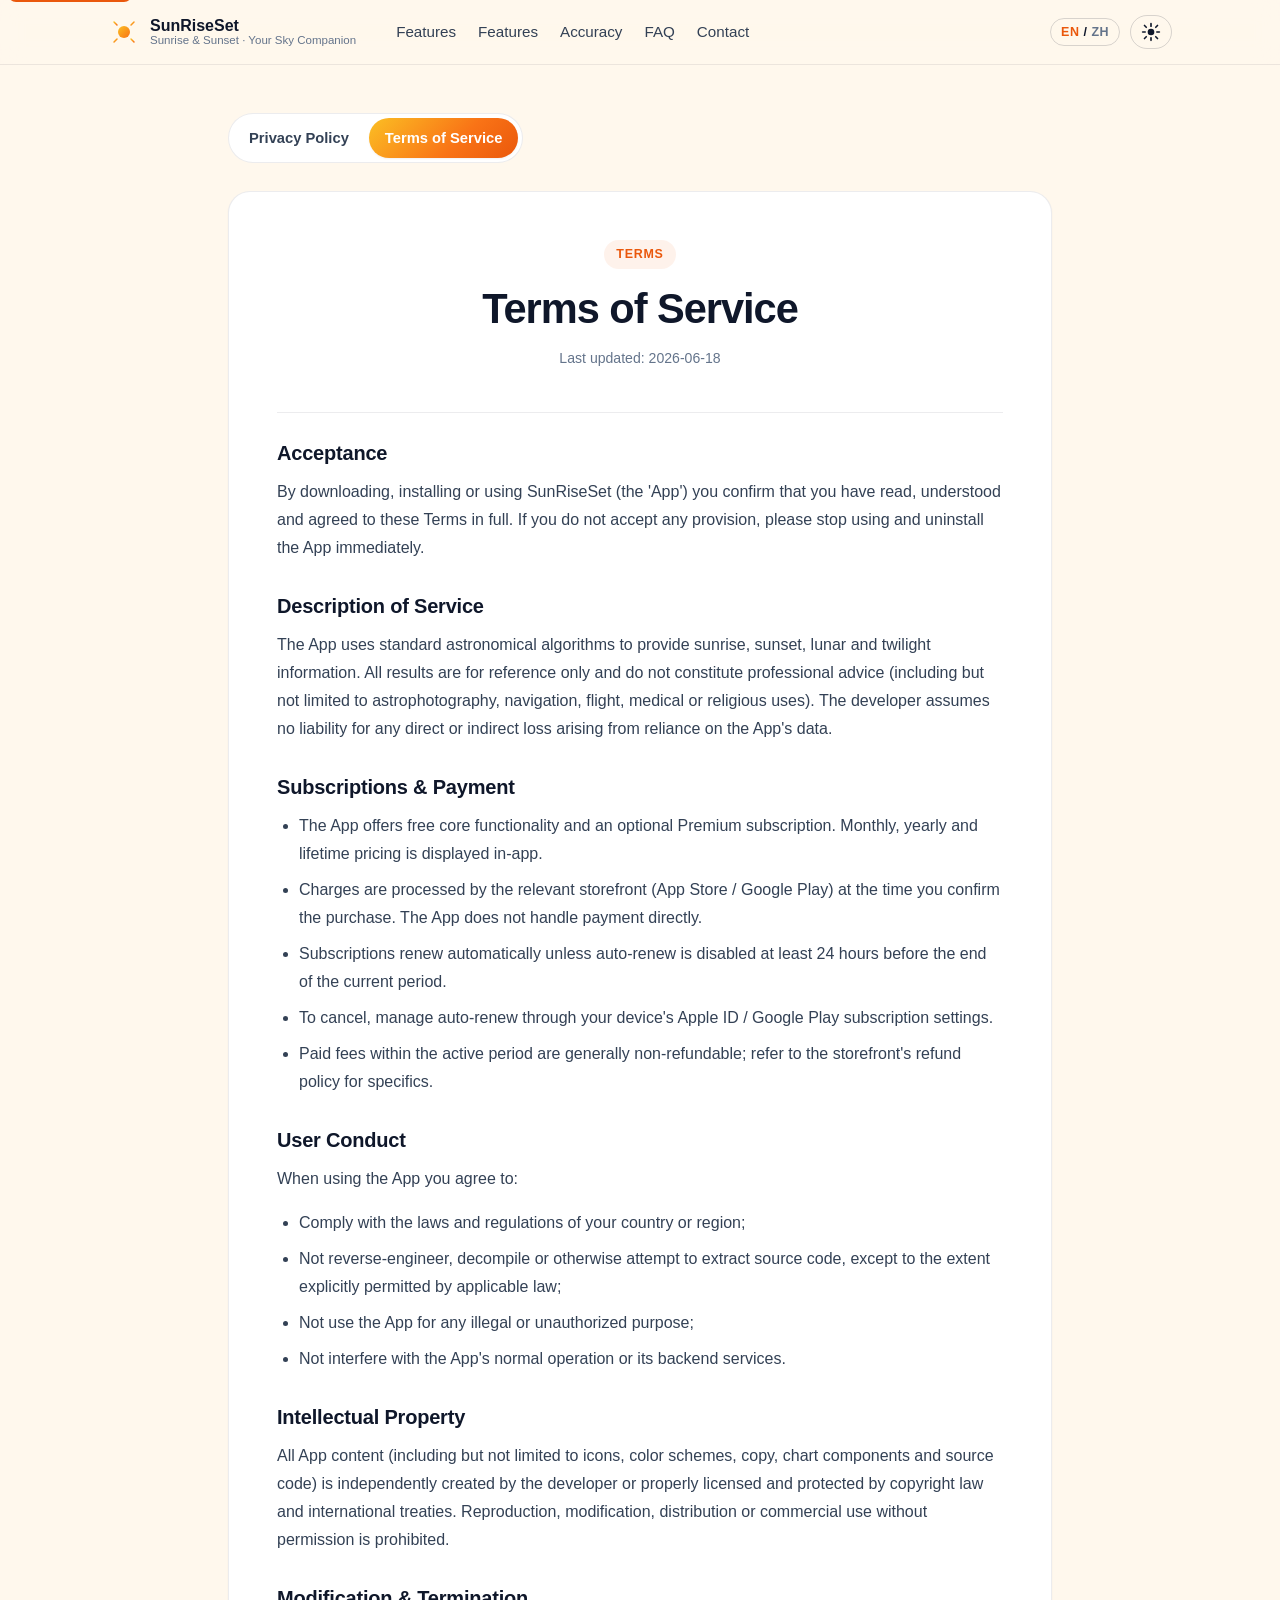
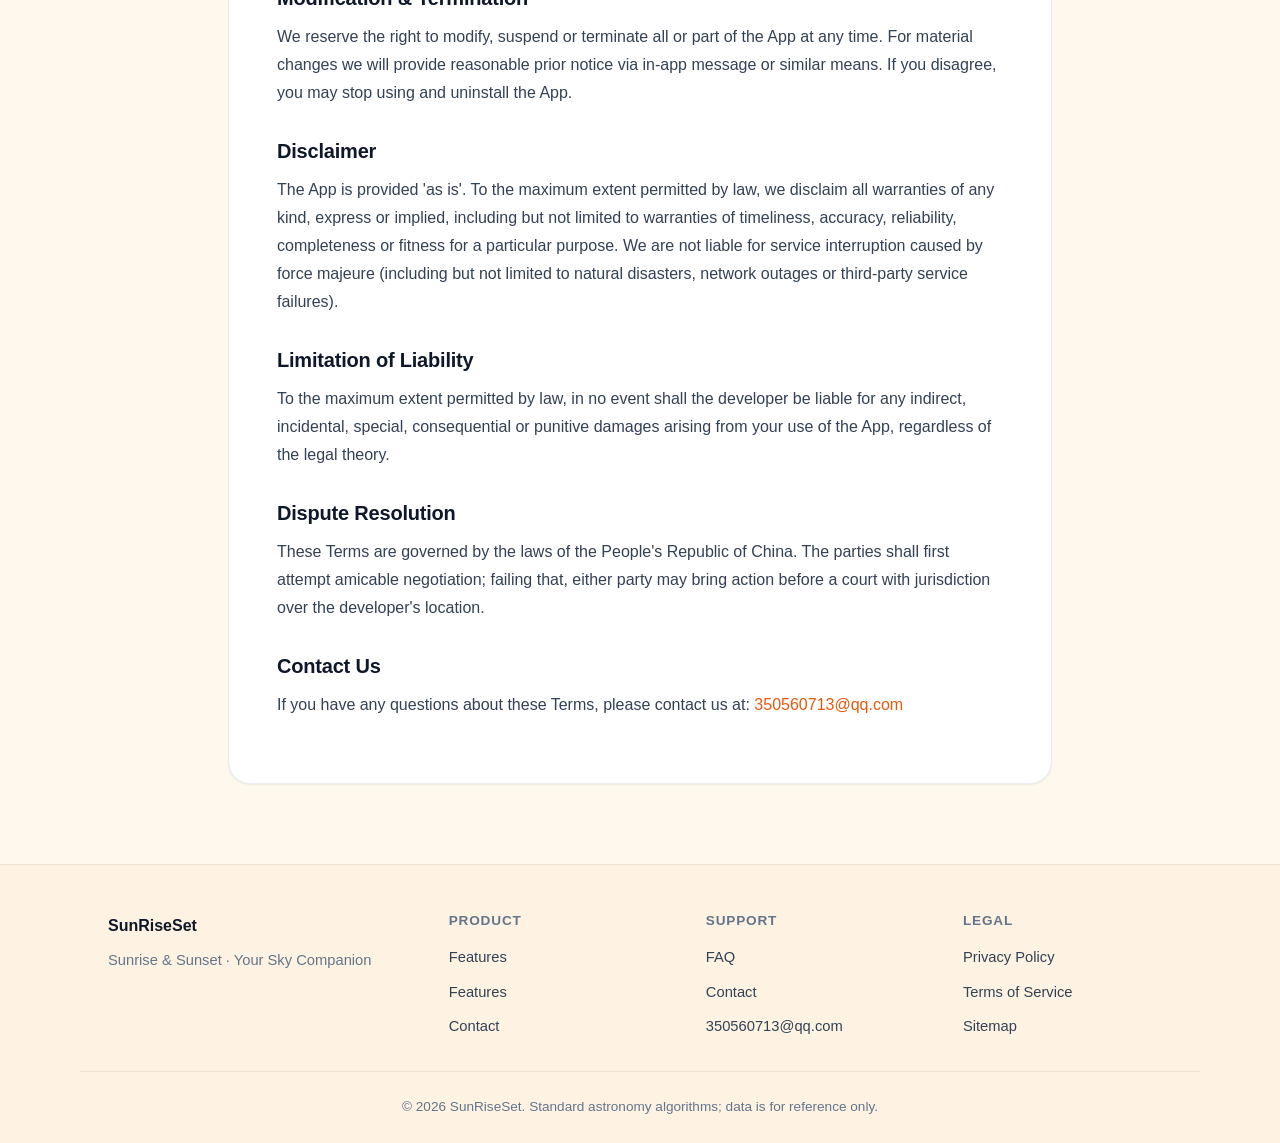
<file: terms.html>
<!DOCTYPE html>
<html lang="zh-CN" data-lang="zh" data-page="terms">
<head>
  <meta charset="UTF-8" />
  <meta name="viewport" content="width=device-width, initial-scale=1, viewport-fit=cover" />
  <meta name="theme-color" content="#0f172a" media="(prefers-color-scheme: dark)" />
  <meta name="theme-color" content="#fff8ed" media="(prefers-color-scheme: light)" />
  <title>Terms of Service · SunRiseSet</title>
  <meta name="description" data-i18n-attr="description"
    content="SunRiseSet 服务条款。使用本应用前请阅读以下条款。" />
  <link rel="icon" type="image/png" href="raise-icon.png" />
  <link rel="stylesheet" href="assets/css/style.css" />
  <link rel="stylesheet" href="assets/css/legal.css" />
</head>
<body>
  <a class="skip-link" href="#main">跳到主要内容</a>

  <header class="site-header" id="siteHeader">
    <div class="container header-inner">
      <a class="brand" href="index.html" aria-label="SunRiseSet Home">
        <span class="brand-mark" aria-hidden="true">
          <svg viewBox="0 0 64 64" width="32" height="32">
            <defs>
              <linearGradient id="sunGrad" x1="0" y1="0" x2="1" y2="1">
                <stop offset="0%" stop-color="#fbbf24" />
                <stop offset="100%" stop-color="#f97316" />
              </linearGradient>
            </defs>
            <circle cx="32" cy="32" r="12" fill="url(#sunGrad)" />
            <g stroke="url(#sunGrad)" stroke-width="3" stroke-linecap="round">
              <line x1="32" y1="4" x2="32" y2="12" />
              <line x1="32" y1="52" x2="32" y2="60" />
              <line x1="4" y1="32" x2="12" y2="32" />
              <line x1="52" y1="32" x2="60" y2="32" />
              <line x1="12" y1="12" x2="18" y2="18" />
              <line x1="46" y1="46" x2="52" y2="52" />
              <line x1="52" y1="12" x2="46" y2="18" />
              <line x1="12" y1="52" x2="18" y2="46" />
            </g>
          </svg>
        </span>
        <span class="brand-text">
          <strong>SunRiseSet</strong>
          <span class="brand-sub" data-i18n="brand.tagline">日出日落 · 天象伴侣</span>
        </span>
      </a>

      <nav class="primary-nav" aria-label="Primary">
        <ul>
          <li><a href="index.html#features" data-i18n="nav.features">功能特性</a></li>
          <li><a href="index.html#screenshots" data-i18n="nav.screenshots">应用截图</a></li>
          <li><a href="index.html#accuracy" data-i18n="nav.accuracy">数据精度</a></li>
          <li><a href="index.html#faq" data-i18n="nav.faq">常见问题</a></li>
          <li><a href="index.html#contact" data-i18n="nav.contact">联系我们</a></li>
        </ul>
      </nav>

      <div class="header-actions">
        <button class="icon-btn lang-toggle" id="langToggle" aria-label="Switch language">
          <span class="lang-current">ZH</span>
          <span class="lang-sep" aria-hidden="true">/</span>
          <span class="lang-alt">EN</span>
        </button>
        <button class="icon-btn theme-toggle" id="themeToggle" aria-label="切换主题">
          <svg class="icon-sun" viewBox="0 0 24 24" width="20" height="20" aria-hidden="true">
            <circle cx="12" cy="12" r="4" fill="currentColor" />
            <g stroke="currentColor" stroke-width="2" stroke-linecap="round">
              <line x1="12" y1="2" x2="12" y2="5" />
              <line x1="12" y1="19" x2="12" y2="22" />
              <line x1="2" y1="12" x2="5" y2="12" />
              <line x1="19" y1="12" x2="22" y2="12" />
              <line x1="4.2" y1="4.2" x2="6.3" y2="6.3" />
              <line x1="17.7" y1="17.7" x2="19.8" y2="19.8" />
              <line x1="19.8" y1="4.2" x2="17.7" y2="6.3" />
              <line x1="6.3" y1="17.7" x2="4.2" y2="19.8" />
            </g>
          </svg>
          <svg class="icon-moon" viewBox="0 0 24 24" width="20" height="20" aria-hidden="true">
            <path d="M21 12.8A9 9 0 1 1 11.2 3a7 7 0 0 0 9.8 9.8z" fill="currentColor" />
          </svg>
        </button>
        <button class="icon-btn menu-toggle" id="menuToggle" aria-label="打开菜单" aria-expanded="false">
          <span></span><span></span><span></span>
        </button>
      </div>
    </div>
    <div class="mobile-nav" id="mobileNav" hidden>
      <a href="index.html#features" data-i18n="nav.features">功能特性</a>
      <a href="index.html#screenshots" data-i18n="nav.screenshots">应用截图</a>
      <a href="index.html#accuracy" data-i18n="nav.accuracy">数据精度</a>
      <a href="index.html#faq" data-i18n="nav.faq">常见问题</a>
      <a href="index.html#contact" data-i18n="nav.contact">联系我们</a>
    </div>
  </header>

  <main id="main" class="legal-main">
    <div class="container legal-container">
      <nav class="legal-tabs" aria-label="Legal pages">
        <a href="privacy.html" class="legal-tab" data-i18n="legal.privacy">隐私政策</a>
        <a href="terms.html" class="legal-tab is-active" data-i18n="legal.terms">服务条款</a>
      </nav>

      <article class="legal-doc" data-doc="terms">
        <header class="legal-head">
          <span class="section-eyebrow" data-i18n="terms.eyebrow">Terms</span>
          <h1 data-i18n="terms.title">服务条款</h1>
          <p class="legal-meta">
            <span data-i18n="legal.lastUpdated">最后更新</span>: <time>2026-06-18</time>
          </p>
        </header>

        <section class="legal-block">
          <h2 data-i18n="terms.s1.title">协议接受</h2>
          <p data-i18n="terms.s1.body">
            下载、安装或使用 SunRiseSet(以下简称「本应用」)即表示你已阅读、理解并同意本服务条款的全部内容。
            如你不接受任何条款,请立即停止使用并卸载本应用。
          </p>
        </section>

        <section class="legal-block">
          <h2 data-i18n="terms.s2.title">服务说明</h2>
          <p data-i18n="terms.s2.body">
            本应用基于标准天文学算法为用户提供日出、日落、曙暮光等天象信息查询服务。
            所有计算结果仅供参考,不构成任何专业建议(包括但不限于天文摄影、航海、飞行、医疗、宗教仪式等)。
            对于因依赖本应用数据而产生的任何直接或间接损失,开发者不承担责任。
          </p>
        </section>

        <section class="legal-block">
          <h2 data-i18n="terms.s3.title">订阅与付费</h2>
          <ul>
            <li data-i18n="terms.s3.l1">本应用提供免费基础功能与可选的 Premium 订阅。月卡、年卡或终身买断的具体价格以应用内展示为准。</li>
            <li data-i18n="terms.s3.l2">订阅费用在你确认购买时由相应商店(App Store / Google Play)收取,本应用不直接处理支付。</li>
            <li data-i18n="terms.s3.l3">订阅会自动续期,除非你在当期结束至少 24 小时前关闭自动续费。</li>
            <li data-i18n="terms.s3.l4">如需取消订阅,请通过设备的 Apple ID / Google Play 订阅管理进行操作。</li>
            <li data-i18n="terms.s3.l5">已支付的订阅期内费用原则上不予退款,具体以相应商店的退款政策为准。</li>
          </ul>
        </section>

        <section class="legal-block">
          <h2 data-i18n="terms.s4.title">用户行为</h2>
          <p data-i18n="terms.s4.body">你承诺在使用本应用时:</p>
          <ul>
            <li data-i18n="terms.s4.l1">遵守所在国家或地区的法律法规;</li>
            <li data-i18n="terms.s4.l2">不进行反向工程、反编译或试图提取本应用的源代码,除非适用法律明确允许;</li>
            <li data-i18n="terms.s4.l3">不利用本应用从事任何违法违规活动;</li>
            <li data-i18n="terms.s4.l4">不干扰本应用的正常运行或服务器安全。</li>
          </ul>
        </section>

        <section class="legal-block">
          <h2 data-i18n="terms.s5.title">知识产权</h2>
          <p data-i18n="terms.s5.body">
            本应用的所有内容(包括但不限于图标、配色、文案、图表组件、源代码)均由开发者独立创作或依法取得授权,
            受到著作权法及国际公约保护。未经许可,不得复制、修改、传播或用于商业用途。
          </p>
        </section>

        <section class="legal-block">
          <h2 data-i18n="terms.s6.title">服务变更与终止</h2>
          <p data-i18n="terms.s6.body">
            我们保留随时修改、暂停或终止本应用全部或部分服务的权利。
            如发生重大变更,我们将提前通过应用内通知或其他合理方式告知。
            如你不同意变更,可停止使用并卸载本应用。
          </p>
        </section>

        <section class="legal-block">
          <h2 data-i18n="terms.s7.title">免责声明</h2>
          <p data-i18n="terms.s7.body">
            本应用按「现状」提供。在适用法律允许的最大范围内,
            我们不对服务的及时性、准确性、可靠性、完整性或适用性作任何明示或暗示的担保。
            因不可抗力(包括但不限于自然灾害、网络中断、第三方服务异常)导致的服务中断,
            我们不承担责任。
          </p>
        </section>

        <section class="legal-block">
          <h2 data-i18n="terms.s8.title">责任限制</h2>
          <p data-i18n="terms.s8.body">
            在适用法律允许的最大范围内,无论基于何种法律理论,
            开发者就你使用本应用所遭受的任何间接的、偶然的、特殊的、惩罚性的或衍生性的损失不承担责任。
          </p>
        </section>

        <section class="legal-block">
          <h2 data-i18n="terms.s9.title">争议解决</h2>
          <p data-i18n="terms.s9.body">
            本条款的解释、效力及争议解决均适用中华人民共和国法律。
            如发生争议,双方应首先友好协商;协商不成的,任一方可向开发者所在地有管辖权的人民法院提起诉讼。
          </p>
        </section>

        <section class="legal-block">
          <h2 data-i18n="terms.s10.title">联系我们</h2>
          <p>
            <span data-i18n="terms.s10.body">如对本条款有任何疑问,请通过以下邮箱联系我们:</span>
            <a href="mailto:350560713@qq.com">350560713@qq.com</a>
          </p>
        </section>
      </article>
    </div>
  </main>

  <footer class="site-footer">
    <div class="container footer-grid">
      <div class="footer-brand">
        <strong>SunRiseSet</strong>
        <p data-i18n="footer.tagline">日出日落 · 你的天象伴侣</p>
      </div>
      <div>
        <h4 data-i18n="footer.productTitle">产品</h4>
        <ul>
          <li><a href="index.html#features" data-i18n="nav.features">功能特性</a></li>
          <li><a href="index.html#screenshots" data-i18n="nav.screenshots">应用截图</a></li>
          <li><a href="index.html#contact" data-i18n="nav.contact">联系我们</a></li>
        </ul>
      </div>
      <div>
        <h4 data-i18n="footer.supportTitle">支持</h4>
        <ul>
          <li><a href="index.html#faq" data-i18n="nav.faq">常见问题</a></li>
          <li><a href="index.html#contact" data-i18n="nav.contact">联系我们</a></li>
          <li><a href="mailto:350560713@qq.com">350560713@qq.com</a></li>
        </ul>
      </div>
      <div>
        <h4 data-i18n="footer.legalTitle">法律</h4>
        <ul>
          <li><a href="privacy.html" data-i18n="footer.privacy">隐私政策</a></li>
          <li><a href="terms.html" data-i18n="footer.terms">服务条款</a></li>
          <li><a href="sitemap.xml" data-i18n="footer.sitemap">站点地图</a></li>
        </ul>
      </div>
    </div>
    <div class="container footer-bottom">
      <span data-i18n="footer.copyright">© 2026 SunRiseSet. 基于标准天文学算法,数据仅供参考。</span>
    </div>
  </footer>

  <script src="assets/js/i18n.js"></script>
  <script src="assets/js/i18n-legal.js"></script>
  <script src="assets/js/main.js"></script>
</body>
</html>
</file>
<file: assets/css/style.css>
/* ==========================================================================
   SunRiseSet Support Site
   Bilingual, dual-theme (light/dark) stylesheet.
   No build step, no dependencies. Mobile-first.
   ========================================================================== */

/* --- Design tokens --- */
:root {
  /* Brand */
  --color-sun-1: #fbbf24;
  --color-sun-2: #f97316;
  --color-sun-3: #ea580c;
  --color-moon-1: #818cf8;
  --color-moon-2: #4f46e5;
  --color-twilight: #0ea5e9;
  --color-civil: #38bdf8;
  --color-nautical: #6366f1;
  --color-astro: #1e293b;

  /* Surfaces (light) */
  --bg: #fff8ed;
  --bg-soft: #fff3df;
  --bg-card: #ffffff;
  --bg-alt: #fef3e2;
  --bg-elevated: #ffffff;
  --border: rgba(15, 23, 42, 0.08);
  --border-strong: rgba(15, 23, 42, 0.16);

  /* Text (light) */
  --text: #0f172a;
  --text-soft: #334155;
  --text-muted: #64748b;

  /* Accents */
  --accent: #ea580c;
  --accent-hover: #c2410c;
  --accent-on: #ffffff;

  /* Effects */
  --shadow-sm: 0 1px 2px rgba(15, 23, 42, 0.06);
  --shadow-md: 0 8px 24px -8px rgba(234, 88, 12, 0.18);
  --shadow-lg: 0 24px 60px -16px rgba(234, 88, 12, 0.25);
  --gradient-sun: linear-gradient(135deg, #fbbf24 0%, #f97316 60%, #ea580c 100%);
  --gradient-night: linear-gradient(180deg, #fef3e2 0%, #fff8ed 100%);
  --gradient-hero: radial-gradient(
      ellipse at 80% 0%,
      rgba(251, 191, 36, 0.22),
      transparent 60%
    ),
    radial-gradient(
      ellipse at 0% 100%,
      rgba(99, 102, 241, 0.12),
      transparent 55%
    );

  /* Layout */
  --radius-sm: 8px;
  --radius-md: 14px;
  --radius-lg: 22px;
  --radius-xl: 32px;
  --container: 1120px;
  --header-h: 64px;
}

[data-theme="dark"] {
  --bg: #0b1120;
  --bg-soft: #111a2e;
  --bg-card: #131c33;
  --bg-alt: #0f1729;
  --bg-elevated: #182241;
  --border: rgba(148, 163, 184, 0.12);
  --border-strong: rgba(148, 163, 184, 0.22);

  --text: #f1f5f9;
  --text-soft: #cbd5e1;
  --text-muted: #94a3b8;

  --accent: #fb923c;
  --accent-hover: #f97316;
  --accent-on: #1a1207;

  --shadow-sm: 0 1px 2px rgba(0, 0, 0, 0.4);
  --shadow-md: 0 8px 24px -8px rgba(0, 0, 0, 0.55);
  --shadow-lg: 0 24px 60px -16px rgba(251, 146, 60, 0.25);
  --gradient-night: linear-gradient(180deg, #0b1120 0%, #111a2e 100%);
  --gradient-hero: radial-gradient(
      ellipse at 80% 0%,
      rgba(251, 146, 60, 0.18),
      transparent 60%
    ),
    radial-gradient(
      ellipse at 0% 100%,
      rgba(99, 102, 241, 0.18),
      transparent 55%
    );
}

/* --- Reset --- */
*,
*::before,
*::after {
  box-sizing: border-box;
}
html {
  -webkit-text-size-adjust: 100%;
  scroll-behavior: smooth;
}
body {
  margin: 0;
  font-family: -apple-system, BlinkMacSystemFont, "Segoe UI", "PingFang SC",
    "Hiragino Sans GB", "Microsoft YaHei", "Helvetica Neue", Arial, sans-serif;
  font-size: 16px;
  line-height: 1.65;
  color: var(--text);
  background: var(--bg);
  -webkit-font-smoothing: antialiased;
  -moz-osx-font-smoothing: grayscale;
  transition: background 0.3s ease, color 0.3s ease;
}
img,
svg {
  max-width: 100%;
  display: block;
}
a {
  color: var(--accent);
  text-decoration: none;
  transition: color 0.15s ease;
}
a:hover {
  color: var(--accent-hover);
}
button {
  font-family: inherit;
  cursor: pointer;
}
ul {
  margin: 0;
  padding: 0;
  list-style: none;
}
h1,
h2,
h3,
h4 {
  margin: 0;
  line-height: 1.25;
  color: var(--text);
  letter-spacing: -0.01em;
}
h1 {
  font-size: clamp(2rem, 5vw, 3.5rem);
  font-weight: 800;
  letter-spacing: -0.025em;
}
h2 {
  font-size: clamp(1.6rem, 3.4vw, 2.4rem);
  font-weight: 700;
}
h3 {
  font-size: 1.15rem;
  font-weight: 700;
}
p {
  margin: 0 0 1em;
  color: var(--text-soft);
}

/* --- Skip link --- */
.skip-link {
  position: absolute;
  inset-inline-start: 8px;
  top: -40px;
  background: var(--accent);
  color: var(--accent-on);
  padding: 8px 14px;
  border-radius: var(--radius-sm);
  z-index: 1000;
  transition: top 0.2s;
}
.skip-link:focus {
  top: 8px;
}

/* --- Layout --- */
.container {
  width: 100%;
  max-width: var(--container);
  margin-inline: auto;
  padding-inline: clamp(16px, 4vw, 28px);
}
.section {
  padding-block: clamp(56px, 9vw, 112px);
}
.section-alt {
  background: var(--bg-alt);
}
.section-head {
  max-width: 720px;
  margin: 0 auto 48px;
  text-align: center;
}
.section-head .section-eyebrow {
  display: inline-block;
  margin-bottom: 14px;
}
.section-eyebrow {
  display: inline-block;
  padding: 4px 12px;
  font-size: 0.78rem;
  font-weight: 600;
  letter-spacing: 0.06em;
  text-transform: uppercase;
  color: var(--accent);
  background: rgba(234, 88, 12, 0.08);
  border-radius: 999px;
}
[data-theme="dark"] .section-eyebrow {
  background: rgba(251, 146, 60, 0.14);
}
.section-lead {
  margin-top: 14px;
  font-size: 1.05rem;
  color: var(--text-muted);
}

/* --- Buttons --- */
.btn {
  display: inline-flex;
  align-items: center;
  gap: 8px;
  padding: 10px 18px;
  border-radius: 999px;
  font-weight: 600;
  font-size: 0.95rem;
  border: 1px solid transparent;
  transition: transform 0.15s ease, box-shadow 0.2s ease,
    background 0.2s ease, color 0.2s ease;
  white-space: nowrap;
}
.btn-lg {
  padding: 14px 26px;
  font-size: 1rem;
}
.btn-primary {
  background: var(--gradient-sun);
  color: #ffffff;
  box-shadow: var(--shadow-md);
}
.btn-primary:hover {
  transform: translateY(-1px);
  box-shadow: var(--shadow-lg);
  color: #ffffff;
}
.btn-ghost {
  background: transparent;
  color: var(--text);
  border-color: var(--border-strong);
}
.btn-ghost:hover {
  background: var(--bg-card);
  color: var(--text);
}
.icon-btn {
  display: inline-flex;
  align-items: center;
  gap: 4px;
  background: transparent;
  border: 1px solid var(--border-strong);
  color: var(--text);
  padding: 6px 10px;
  border-radius: 999px;
  font-size: 0.78rem;
  font-weight: 600;
  letter-spacing: 0.04em;
  transition: background 0.15s ease, border-color 0.15s ease;
}
.icon-btn:hover {
  background: var(--bg-card);
  border-color: var(--accent);
}
.theme-toggle .icon-moon {
  display: none;
}
[data-theme="dark"] .theme-toggle .icon-sun {
  display: none;
}
[data-theme="dark"] .theme-toggle .icon-moon {
  display: inline-block;
}
.menu-toggle {
  display: none;
  flex-direction: column;
  gap: 4px;
  padding: 8px 10px;
}
.menu-toggle span {
  display: block;
  width: 18px;
  height: 2px;
  background: var(--text);
  border-radius: 1px;
}

/* --- Header --- */
.site-header {
  position: sticky;
  top: 0;
  z-index: 50;
  background: color-mix(in srgb, var(--bg) 88%, transparent);
  -webkit-backdrop-filter: saturate(150%) blur(12px);
  backdrop-filter: saturate(150%) blur(12px);
  border-bottom: 1px solid var(--border);
}
.header-inner {
  display: flex;
  align-items: center;
  gap: 24px;
  height: var(--header-h);
}
.brand {
  display: inline-flex;
  align-items: center;
  gap: 10px;
  color: var(--text);
  font-weight: 700;
}
.brand:hover {
  color: var(--text);
}
.brand-mark {
  width: 32px;
  height: 32px;
  display: inline-grid;
  place-items: center;
}
.brand-text {
  display: flex;
  flex-direction: column;
  line-height: 1.1;
}
.brand-text strong {
  font-size: 1rem;
}
.brand-sub {
  font-size: 0.72rem;
  color: var(--text-muted);
  font-weight: 500;
}
.primary-nav {
  margin-inline-start: 16px;
  flex: 1;
}
.primary-nav ul {
  display: flex;
  gap: 22px;
}
.primary-nav a {
  color: var(--text-soft);
  font-weight: 500;
  font-size: 0.95rem;
}
.primary-nav a:hover {
  color: var(--accent);
}
.header-actions {
  display: flex;
  align-items: center;
  gap: 10px;
}
.header-cta {
  display: inline-flex;
}
.lang-toggle .lang-current {
  color: var(--accent);
}
.lang-toggle .lang-alt {
  color: var(--text-muted);
}
.mobile-nav {
  display: none;
  flex-direction: column;
  gap: 4px;
  padding: 14px 20px 22px;
  border-top: 1px solid var(--border);
  background: var(--bg);
}
.mobile-nav a {
  padding: 10px 12px;
  border-radius: var(--radius-sm);
  color: var(--text);
  font-weight: 500;
}
.mobile-nav a:hover {
  background: var(--bg-card);
  color: var(--accent);
}
.mobile-cta {
  margin-top: 8px;
  justify-content: center;
}

/* --- Hero --- */
.hero {
  position: relative;
  padding-block: clamp(48px, 9vw, 96px);
  background: var(--gradient-hero), var(--gradient-night);
  overflow: hidden;
}
.hero-glow {
  position: absolute;
  inset: auto -10% -50% auto;
  width: 60%;
  aspect-ratio: 1;
  background: radial-gradient(
    circle,
    rgba(251, 191, 36, 0.35),
    transparent 70%
  );
  filter: blur(40px);
  pointer-events: none;
}
[data-theme="dark"] .hero-glow {
  background: radial-gradient(
    circle,
    rgba(251, 146, 60, 0.22),
    transparent 70%
  );
}
.hero-grid {
  display: grid;
  grid-template-columns: 1.05fr 0.95fr;
  gap: clamp(24px, 5vw, 64px);
  align-items: center;
  position: relative;
  z-index: 1;
}
.eyebrow {
  display: inline-block;
  padding: 5px 14px;
  background: var(--bg-card);
  border: 1px solid var(--border);
  border-radius: 999px;
  font-size: 0.82rem;
  font-weight: 600;
  color: var(--text-soft);
  margin-bottom: 18px;
}
.hero-copy .lead {
  font-size: 1.1rem;
  color: var(--text-soft);
  max-width: 540px;
  margin-bottom: 28px;
}
.hero-cta {
  display: flex;
  flex-wrap: wrap;
  gap: 12px;
  margin-bottom: 28px;
}
.hero-meta {
  display: flex;
  flex-wrap: wrap;
  gap: 18px;
  color: var(--text-muted);
  font-size: 0.9rem;
}
.hero-meta li {
  display: inline-flex;
  align-items: center;
  gap: 8px;
}
.dot {
  width: 8px;
  height: 8px;
  border-radius: 50%;
  display: inline-block;
}
.dot-orange {
  background: var(--color-sun-2);
}
.dot-blue {
  background: var(--color-moon-2);
}
.dot-purple {
  background: #a855f7;
}

/* Hero visual */
.hero-visual {
  position: relative;
  display: flex;
  align-items: center;
  justify-content: center;
  min-height: 380px;
}
.globe {
  position: relative;
  width: min(420px, 100%);
  aspect-ratio: 1;
  border-radius: 50%;
  background: radial-gradient(
      circle at 30% 30%,
      #1e3a5f 0%,
      #0b1d36 60%,
      #061224 100%
    );
  box-shadow: inset 0 0 60px rgba(0, 0, 0, 0.5),
    0 24px 80px -16px rgba(15, 23, 42, 0.55);
  overflow: hidden;
}
[data-theme="dark"] .globe {
  background: radial-gradient(
    circle at 30% 30%,
    #2a4d7a 0%,
    #14253f 60%,
    #0a1426 100%
  );
}
.terminator {
  position: absolute;
  inset: 0;
  background: linear-gradient(
    105deg,
    rgba(251, 191, 36, 0.12) 0%,
    rgba(251, 191, 36, 0.05) 40%,
    transparent 50%,
    rgba(15, 23, 42, 0.5) 60%,
    rgba(15, 23, 42, 0.85) 100%
  );
  mix-blend-mode: screen;
}
[data-theme="dark"] .terminator {
  mix-blend-mode: lighten;
}
.terminator.civil {
  background: linear-gradient(
    100deg,
    transparent 35%,
    rgba(56, 189, 248, 0.12) 45%,
    transparent 55%
  );
}
.terminator.nautical {
  background: linear-gradient(
    98deg,
    transparent 28%,
    rgba(99, 102, 241, 0.14) 40%,
    transparent 50%
  );
}
.terminator.astro {
  background: linear-gradient(
    96deg,
    transparent 22%,
    rgba(99, 102, 241, 0.2) 35%,
    transparent 45%
  );
}
.sun-marker,
.moon-marker {
  position: absolute;
  width: 16px;
  height: 16px;
  border-radius: 50%;
  box-shadow: 0 0 20px currentColor;
}
.sun-marker {
  top: 28%;
  left: 32%;
  background: var(--color-sun-2);
  color: var(--color-sun-2);
  animation: pulse 3s ease-in-out infinite;
}
.moon-marker {
  top: 55%;
  left: 62%;
  background: var(--color-moon-1);
  color: var(--color-moon-1);
  width: 12px;
  height: 12px;
  animation: pulse 3.6s ease-in-out infinite;
}
.meridian {
  position: absolute;
  top: 5%;
  bottom: 5%;
  left: 50%;
  width: 1px;
  background: rgba(148, 163, 184, 0.25);
  transform: rotate(8deg);
  transform-origin: center;
}
@keyframes pulse {
  0%,
  100% {
    transform: scale(1);
    opacity: 0.85;
  }
  50% {
    transform: scale(1.18);
    opacity: 1;
  }
}
.hero-cards {
  position: absolute;
  inset: 0;
  pointer-events: none;
}
.info-card {
  position: absolute;
  background: var(--bg-card);
  border: 1px solid var(--border);
  border-radius: var(--radius-md);
  padding: 12px 14px;
  box-shadow: var(--shadow-md);
  min-width: 150px;
}
.info-card-label {
  font-size: 0.72rem;
  color: var(--text-muted);
  text-transform: uppercase;
  letter-spacing: 0.05em;
}
.info-card-value {
  font-size: 1.3rem;
  font-weight: 700;
  color: var(--text);
  font-variant-numeric: tabular-nums;
  margin-top: 2px;
}
.info-card-sub {
  font-size: 0.75rem;
  color: var(--text-muted);
}
.info-card {
  top: 6%;
  left: -6%;
}
.info-card-alt {
  bottom: 8%;
  right: -2%;
  background: linear-gradient(
    135deg,
    rgba(251, 191, 36, 0.18),
    rgba(249, 115, 22, 0.12)
  );
  border-color: rgba(234, 88, 12, 0.3);
}
[data-theme="dark"] .info-card-alt {
  background: linear-gradient(
    135deg,
    rgba(251, 146, 60, 0.18),
    rgba(124, 58, 237, 0.12)
  );
}

/* --- Features --- */
.feature-grid {
  display: grid;
  grid-template-columns: repeat(auto-fit, minmax(260px, 1fr));
  gap: 20px;
}
.feature {
  background: var(--bg-card);
  border: 1px solid var(--border);
  border-radius: var(--radius-lg);
  padding: 26px 24px;
  transition: transform 0.18s ease, box-shadow 0.18s ease,
    border-color 0.18s ease;
}
.feature:hover {
  transform: translateY(-3px);
  box-shadow: var(--shadow-md);
  border-color: var(--border-strong);
}
.feature-icon {
  width: 44px;
  height: 44px;
  display: inline-grid;
  place-items: center;
  border-radius: 14px;
  margin-bottom: 16px;
}
.feature-icon-orange {
  background: rgba(251, 146, 60, 0.14);
  color: #f97316;
}
.feature-icon-blue {
  background: rgba(56, 189, 248, 0.14);
  color: #0ea5e9;
}
.feature-icon-purple {
  background: rgba(168, 85, 247, 0.14);
  color: #a855f7;
}
.feature-icon-green {
  background: rgba(16, 185, 129, 0.14);
  color: #10b981;
}
.feature-icon-pink {
  background: rgba(236, 72, 153, 0.14);
  color: #ec4899;
}
.feature-icon-amber {
  background: rgba(245, 158, 11, 0.14);
  color: #f59e0b;
}
.feature h3 {
  margin-bottom: 8px;
}
.feature p {
  margin: 0;
  color: var(--text-muted);
  font-size: 0.95rem;
}

/* --- Screenshots --- */
.screenshot-row {
  display: grid;
  grid-template-columns: repeat(auto-fit, minmax(220px, 1fr));
  gap: 28px;
}
.screenshot {
  margin: 0;
  text-align: center;
}
.phone-frame {
  position: relative;
  width: 100%;
  max-width: 240px;
  margin: 0 auto 14px;
  padding: 12px 10px;
  border-radius: 36px;
  background: linear-gradient(160deg, #1f2937 0%, #0f172a 100%);
  box-shadow: var(--shadow-lg);
}
.phone-screen {
  position: relative;
  border-radius: 26px;
  background: var(--bg-soft);
  aspect-ratio: 9 / 19;
  overflow: hidden;
}
.phone-status {
  height: 22px;
  background: transparent;
}
.phone-map .map-area,
.phone-screen .map-area {
  position: relative;
  margin: 0 8px;
  height: 40%;
  border-radius: 14px;
  background: radial-gradient(
      circle at 30% 30%,
      #1e3a5f 0%,
      #0b1d36 60%,
      #061224 100%
    );
  overflow: hidden;
}
.phone-map .terminator,
.phone-screen .terminator {
  position: absolute;
  inset: 0;
  background: linear-gradient(
    105deg,
    rgba(251, 191, 36, 0.18) 0%,
    transparent 50%,
    rgba(15, 23, 42, 0.85) 100%
  );
}
.phone-map .civil,
.phone-screen .terminator.civil {
  background: linear-gradient(
    100deg,
    transparent 35%,
    rgba(56, 189, 248, 0.18) 45%,
    transparent 55%
  );
}
.phone-map .sun-marker {
  position: absolute;
  width: 10px;
  height: 10px;
  border-radius: 50%;
  background: #f97316;
  box-shadow: 0 0 14px #f97316;
  top: 30%;
  left: 32%;
}
.phone-map .moon-marker {
  position: absolute;
  width: 8px;
  height: 8px;
  border-radius: 50%;
  background: #818cf8;
  box-shadow: 0 0 12px #818cf8;
  top: 55%;
  left: 62%;
}
.phone-chart .mini-chart {
  display: block;
  margin: 16px auto 0;
  width: 88%;
  height: 60%;
}
.phone-card {
  position: absolute;
  left: 14px;
  right: 14px;
  bottom: 18px;
  background: var(--bg-card);
  border: 1px solid var(--border);
  border-radius: 12px;
  padding: 10px 12px;
  font-size: 0.85rem;
  font-weight: 600;
  text-align: center;
  box-shadow: var(--shadow-sm);
}
.phone-card-fab {
  background: var(--gradient-sun);
  color: #fff;
  border: none;
  bottom: 80px;
  width: max-content;
  left: 50%;
  transform: translateX(-50%);
  font-weight: 700;
}
.marker-list {
  padding: 8px 14px;
  display: flex;
  flex-direction: column;
  gap: 8px;
}
.marker-item {
  background: var(--bg-card);
  border: 1px solid var(--border);
  border-radius: 10px;
  padding: 8px 10px;
  font-size: 0.78rem;
  color: var(--text);
  display: flex;
  align-items: center;
  gap: 8px;
}
.marker-dot {
  width: 10px;
  height: 10px;
  border-radius: 50%;
  flex-shrink: 0;
}
.marker-dot-orange {
  background: #f97316;
}
.marker-dot-blue {
  background: #0ea5e9;
}
.marker-dot-green {
  background: #10b981;
}
.marker-dot-purple {
  background: #a855f7;
}
.screenshot figcaption {
  font-size: 0.95rem;
  color: var(--text-soft);
  font-weight: 500;
}

/* --- Accuracy --- */
.accuracy-grid {
  display: grid;
  grid-template-columns: 1fr 1fr;
  gap: clamp(24px, 5vw, 56px);
  align-items: start;
}
.accuracy-list {
  display: flex;
  flex-direction: column;
  gap: 12px;
  margin: 18px 0;
}
.accuracy-list li {
  display: flex;
  align-items: baseline;
  justify-content: space-between;
  gap: 14px;
  padding: 14px 18px;
  background: var(--bg-card);
  border: 1px solid var(--border);
  border-radius: var(--radius-md);
}
.accuracy-tag {
  color: var(--text-soft);
  font-weight: 500;
}
.accuracy-value {
  font-size: 1.4rem;
  font-weight: 700;
  color: var(--accent);
  font-variant-numeric: tabular-nums;
}
.accuracy-value small {
  font-size: 0.85rem;
  font-weight: 500;
  color: var(--text-muted);
  margin-left: 2px;
}
.accuracy-note {
  padding: 14px 18px;
  background: rgba(234, 88, 12, 0.06);
  border-inline-start: 3px solid var(--accent);
  border-radius: 6px;
  font-size: 0.92rem;
  color: var(--text-soft);
}
[data-theme="dark"] .accuracy-note {
  background: rgba(251, 146, 60, 0.08);
}
.accuracy-card {
  background: var(--bg-card);
  border: 1px solid var(--border);
  border-radius: var(--radius-lg);
  padding: 28px;
}
.accuracy-card h3 {
  margin-bottom: 14px;
}
.factor-list {
  display: flex;
  flex-direction: column;
  gap: 10px;
}
.factor-list li {
  position: relative;
  padding-inline-start: 22px;
  color: var(--text-soft);
}
.factor-list li::before {
  content: "•";
  position: absolute;
  inset-inline-start: 4px;
  color: var(--accent);
  font-weight: 700;
}

/* --- FAQ --- */
.faq-list {
  max-width: 780px;
  margin: 0 auto;
  display: flex;
  flex-direction: column;
  gap: 12px;
}
.faq-item {
  background: var(--bg-card);
  border: 1px solid var(--border);
  border-radius: var(--radius-md);
  padding: 4px 18px;
  transition: border-color 0.15s ease, box-shadow 0.15s ease;
}
.faq-item[open] {
  border-color: var(--accent);
  box-shadow: var(--shadow-sm);
}
.faq-item summary {
  list-style: none;
  cursor: pointer;
  padding: 16px 0;
  font-weight: 600;
  color: var(--text);
  display: flex;
  justify-content: space-between;
  align-items: center;
  gap: 12px;
}
.faq-item summary::-webkit-details-marker {
  display: none;
}
.faq-item summary::after {
  content: "+";
  font-size: 1.4rem;
  color: var(--accent);
  font-weight: 400;
  transition: transform 0.2s ease;
}
.faq-item[open] summary::after {
  transform: rotate(45deg);
}
.faq-body {
  padding: 0 0 18px;
  color: var(--text-soft);
}

/* --- Contact / CTA --- */
.section-cta {
  background: linear-gradient(
      135deg,
      rgba(251, 191, 36, 0.12) 0%,
      rgba(249, 115, 22, 0.06) 60%,
      transparent 100%
    ),
    var(--bg);
}
[data-theme="dark"] .section-cta {
  background: linear-gradient(
      135deg,
      rgba(251, 146, 60, 0.16) 0%,
      rgba(124, 58, 237, 0.08) 60%,
      transparent 100%
    ),
    var(--bg);
}
.contact-grid {
  display: grid;
  grid-template-columns: 1.2fr 1fr;
  gap: clamp(24px, 5vw, 56px);
  align-items: start;
}
.contact-list {
  display: flex;
  flex-direction: column;
  gap: 12px;
  margin-top: 20px;
}
.contact-list li {
  display: grid;
  grid-template-columns: 120px 1fr;
  gap: 14px;
  align-items: baseline;
  padding: 14px 18px;
  background: var(--bg-card);
  border: 1px solid var(--border);
  border-radius: var(--radius-md);
}
.contact-label {
  font-size: 0.82rem;
  color: var(--text-muted);
  font-weight: 600;
  text-transform: uppercase;
  letter-spacing: 0.05em;
}
.contact-value {
  font-weight: 600;
  color: var(--text);
}
.contact-card {
  background: var(--bg-card);
  border: 1px solid var(--border-strong);
  border-radius: var(--radius-lg);
  padding: 28px;
  box-shadow: var(--shadow-md);
}
.contact-card h3 {
  font-size: 1.3rem;
  margin-bottom: 8px;
}
.contact-card p {
  font-size: 0.95rem;
}
.contact-meta {
  font-size: 0.82rem;
  color: var(--text-muted);
  margin: 0;
}

/* Single-column contact layout (when download card is removed) */
.contact-grid-single {
  grid-template-columns: 1fr !important;
}
.contact-grid-single > div {
  max-width: 720px;
}

/* --- Footer --- */
.site-footer {
  background: var(--bg-alt);
  border-top: 1px solid var(--border);
  padding-block: 48px 24px;
}
.footer-grid {
  display: grid;
  grid-template-columns: 1.4fr repeat(3, 1fr);
  gap: clamp(20px, 4vw, 48px);
  margin-bottom: 32px;
}
.footer-brand p {
  margin: 8px 0 0;
  color: var(--text-muted);
  font-size: 0.92rem;
}
.footer-grid h4 {
  font-size: 0.85rem;
  text-transform: uppercase;
  letter-spacing: 0.06em;
  color: var(--text-muted);
  margin-bottom: 14px;
  font-weight: 700;
}
.footer-grid ul {
  display: flex;
  flex-direction: column;
  gap: 8px;
}
.footer-grid a {
  color: var(--text-soft);
  font-size: 0.92rem;
}
.footer-grid a:hover {
  color: var(--accent);
}
.footer-bottom {
  padding-top: 24px;
  border-top: 1px solid var(--border);
  color: var(--text-muted);
  font-size: 0.85rem;
  text-align: center;
}

/* --- Responsive --- */
@media (max-width: 920px) {
  .hero-grid,
  .accuracy-grid,
  .contact-grid,
  .footer-grid {
    grid-template-columns: 1fr;
  }
  .footer-grid {
    text-align: start;
  }
  .hero-visual {
    order: -1;
    min-height: 320px;
  }
}
@media (max-width: 760px) {
  .primary-nav {
    display: none;
  }
  .header-cta {
    display: none;
  }
  .menu-toggle {
    display: inline-flex;
  }
  .mobile-nav.is-open {
    display: flex;
  }
  .info-card {
    left: 4%;
    top: 4%;
    min-width: 130px;
    padding: 10px 12px;
  }
  .info-card-value {
    font-size: 1.1rem;
  }
  .info-card-alt {
    right: 4%;
    bottom: 6%;
    min-width: 130px;
  }
  .contact-list li {
    grid-template-columns: 1fr;
    gap: 4px;
  }
}
@media (max-width: 480px) {
  h1 {
    font-size: 2rem;
  }
  .section {
    padding-block: 56px;
  }
  .info-card {
    position: relative;
    inset: auto;
    margin: 8px 12px 0;
  }
  .info-card-alt {
    margin: 8px 12px 0;
  }
  .hero-cards {
    position: relative;
    inset: auto;
    display: flex;
    flex-direction: column;
    gap: 8px;
    margin-top: 16px;
    padding: 0 12px;
  }
  .hero-visual {
    min-height: auto;
  }
  .globe {
    width: 80%;
    margin: 0 auto;
  }
}

/* --- Accessibility --- */
@media (prefers-reduced-motion: reduce) {
  *,
  *::before,
  *::after {
    animation-duration: 0.01ms !important;
    transition-duration: 0.01ms !important;
    scroll-behavior: auto !important;
  }
}
:focus-visible {
  outline: 2px solid var(--accent);
  outline-offset: 2px;
  border-radius: 4px;
}
</file>
<file: assets/css/legal.css>
/* SunRiseSet Support Site - Legal pages (privacy / terms) styles.
   Reuses most of style.css and adds a document layout on top. */

.legal-main {
  padding-block: 48px 80px;
}

.legal-container {
  max-width: 880px;
}

.legal-tabs {
  display: inline-flex;
  gap: 4px;
  padding: 4px;
  background: var(--bg-card);
  border: 1px solid var(--border);
  border-radius: 999px;
  margin-bottom: 28px;
  font-size: 0.92rem;
  font-weight: 600;
}

.legal-tab {
  padding: 8px 16px;
  border-radius: 999px;
  color: var(--text-soft);
  transition: background 0.15s ease, color 0.15s ease;
}

.legal-tab:hover {
  color: var(--text);
  background: var(--bg-alt);
}

.legal-tab.is-active {
  background: var(--gradient-sun);
  color: #ffffff;
  box-shadow: var(--shadow-sm);
}

.legal-doc {
  background: var(--bg-card);
  border: 1px solid var(--border);
  border-radius: var(--radius-lg);
  padding: clamp(24px, 5vw, 48px);
  box-shadow: var(--shadow-sm);
}

.legal-head {
  text-align: center;
  padding-bottom: 28px;
  margin-bottom: 28px;
  border-bottom: 1px solid var(--border);
}

.legal-head h1 {
  font-size: clamp(1.8rem, 4vw, 2.6rem);
  margin-top: 14px;
}

.legal-meta {
  margin-top: 12px;
  font-size: 0.88rem;
  color: var(--text-muted);
}

.legal-block {
  margin-bottom: 32px;
}

.legal-block:last-child {
  margin-bottom: 0;
}

.legal-block h2 {
  font-size: 1.25rem;
  font-weight: 700;
  margin-bottom: 12px;
  color: var(--text);
}

.legal-block p,
.legal-block li {
  color: var(--text-soft);
  line-height: 1.75;
}

.legal-block ul {
  padding-inline-start: 22px;
  list-style: disc;
  margin: 8px 0;
  display: flex;
  flex-direction: column;
  gap: 8px;
}

.legal-block strong {
  color: var(--text);
  font-weight: 600;
}

.legal-block a {
  color: var(--accent);
  font-weight: 500;
}

.legal-block a:hover {
  text-decoration: underline;
}

@media (max-width: 480px) {
  .legal-tabs {
    display: flex;
    width: 100%;
    justify-content: center;
  }
  .legal-tab {
    flex: 1;
    text-align: center;
  }
}
</file>
